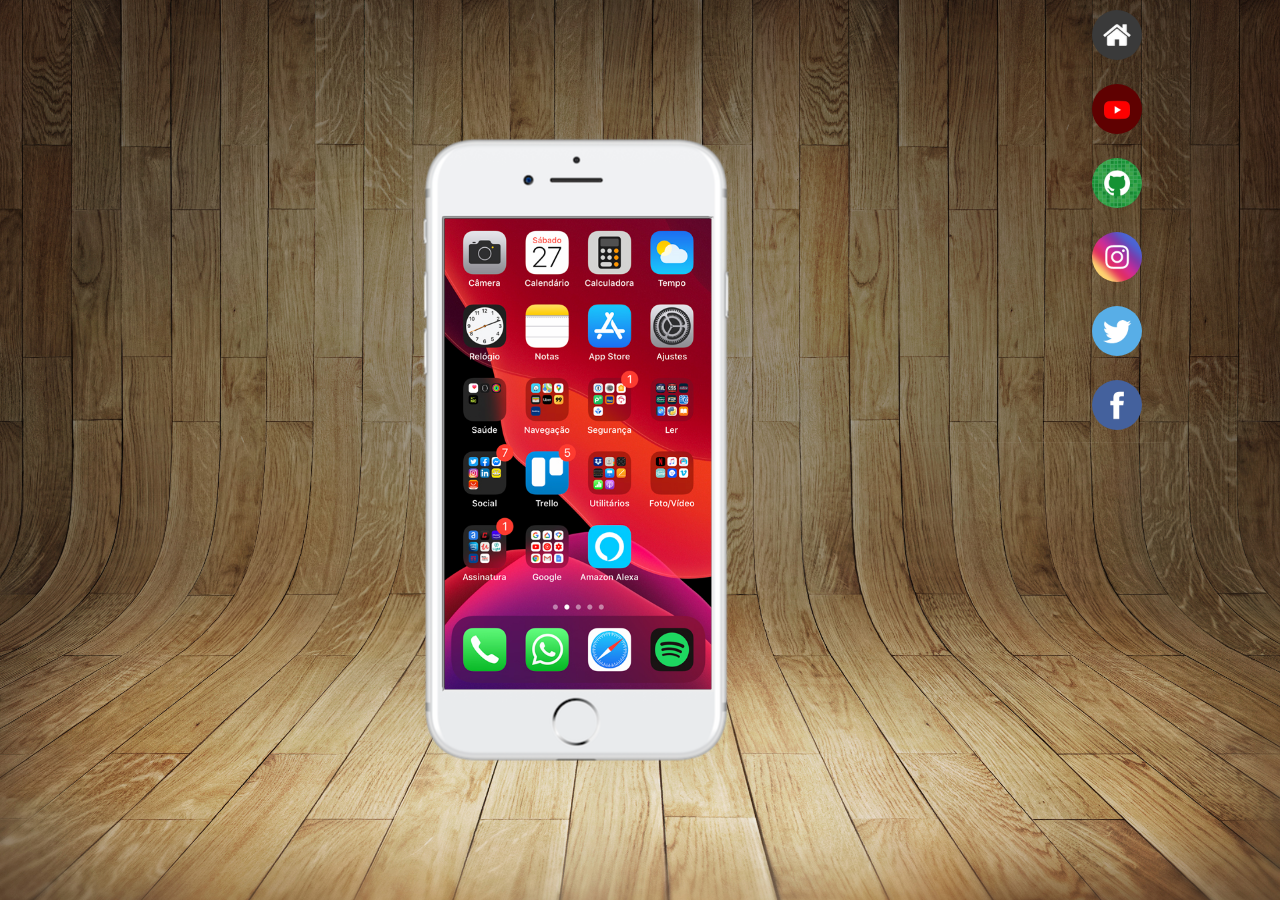
<file: index.html>
<!DOCTYPE html>
<html lang="pt-br">
<head>
    <meta charset="UTF-8">
    <meta name="viewport" content="width=device-width, initial-scale=1.0">
    <link rel="shortcut icon" href="favicon.ico" type="image/x-icon">
    <title>Projeto redes sociais</title>
    <link rel="stylesheet" href="estilos/style.css">
</head>
<body>
    <main>
        <section id="telefone">
            <iframe src="home.html" name="tela" id="tela"></iframe>
        </section>
        <section id="redes-sociais">
            <a href="home.html" target="tela"><img src="imagens/logo-home.jpg" alt="home"></a><br>
            <a href="youtube.html" target="tela">
            <img src="imagens/logo-youtube.jpg" alt="youtube"></a><br>
            <a href="github.html" target="tela"><img src="imagens/logo-github.jpg" alt="github"></a><br>
            <a href="instagram.html" target="tela"><img src="imagens/logo-instagram.jpg" alt="instagram"></a><br>
            <a href="" target="tela"><img src="imagens/logo-twitter.jpg" alt="twitter"></a><br>
            <a href="" target="tela"><img src="imagens/logo-facebook.jpg" alt="facebook"></a>
        </section>
    </main>
</body>
</html>
</file>
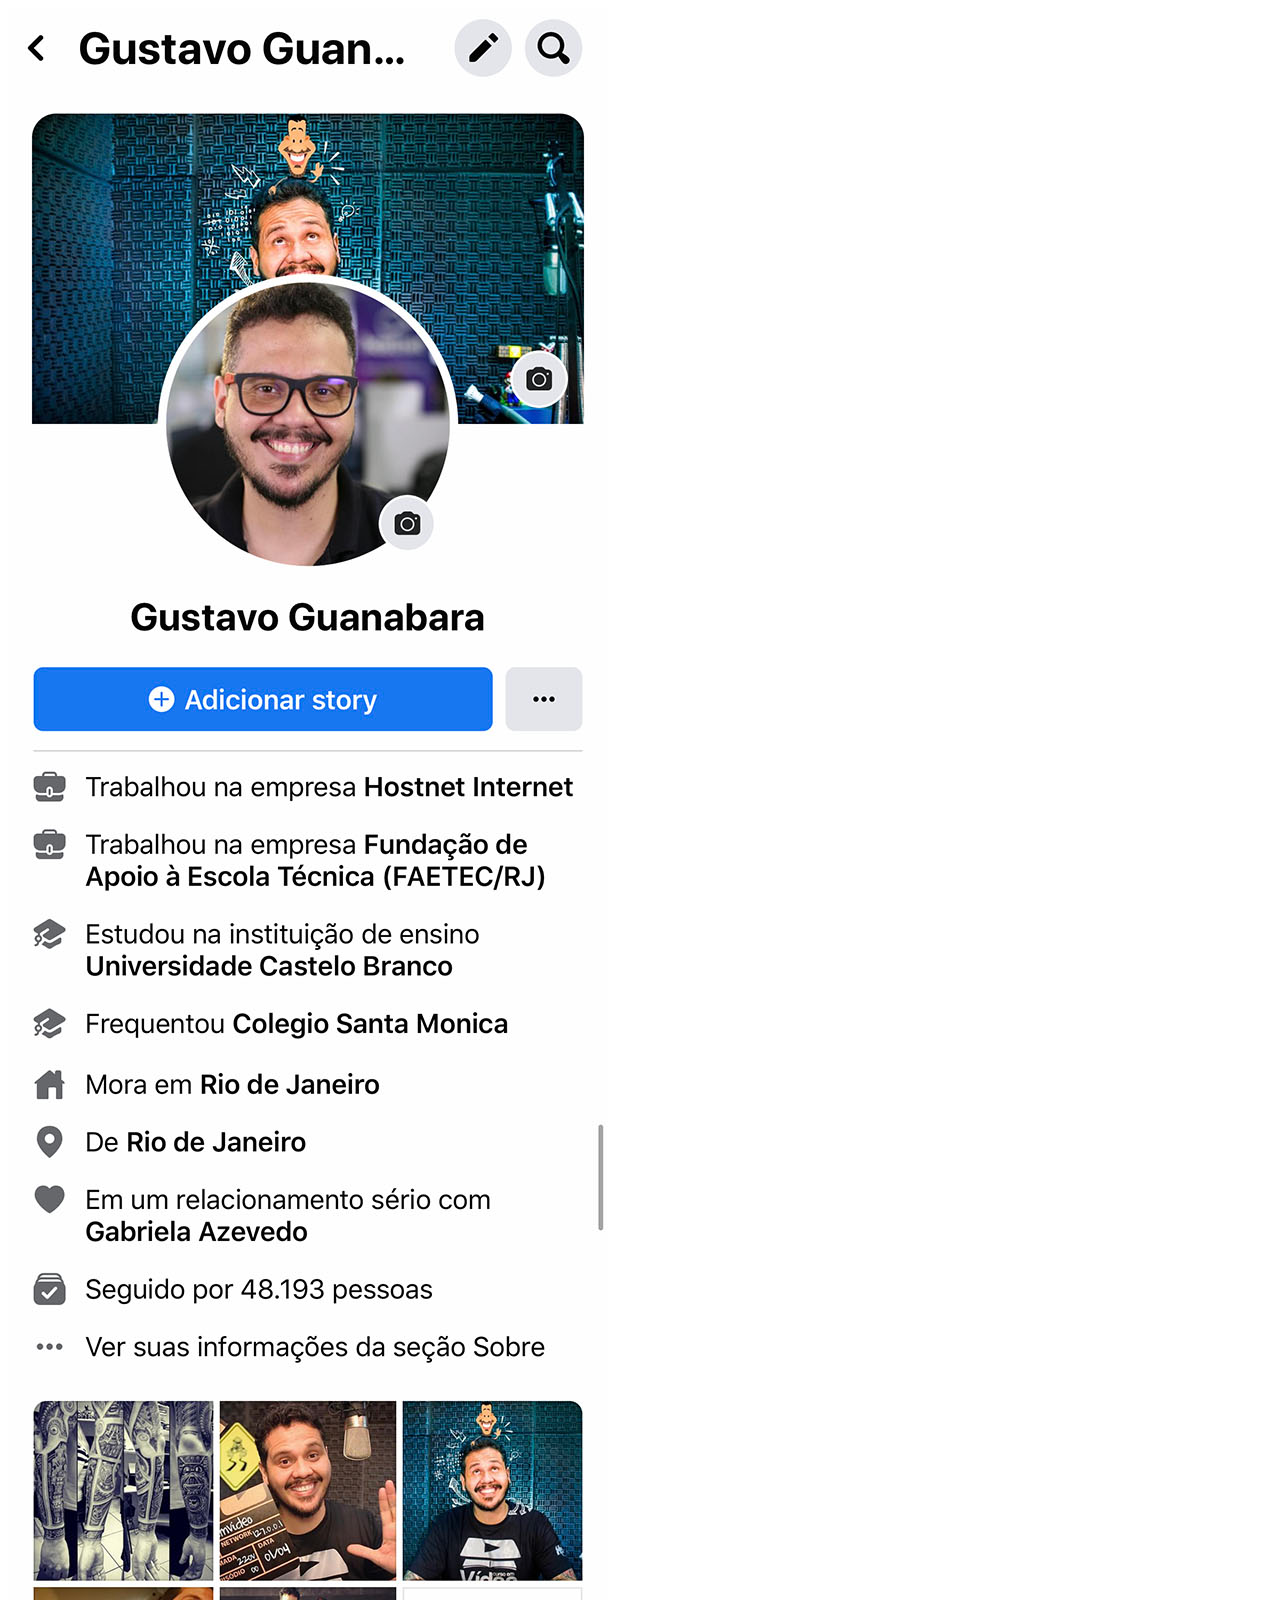
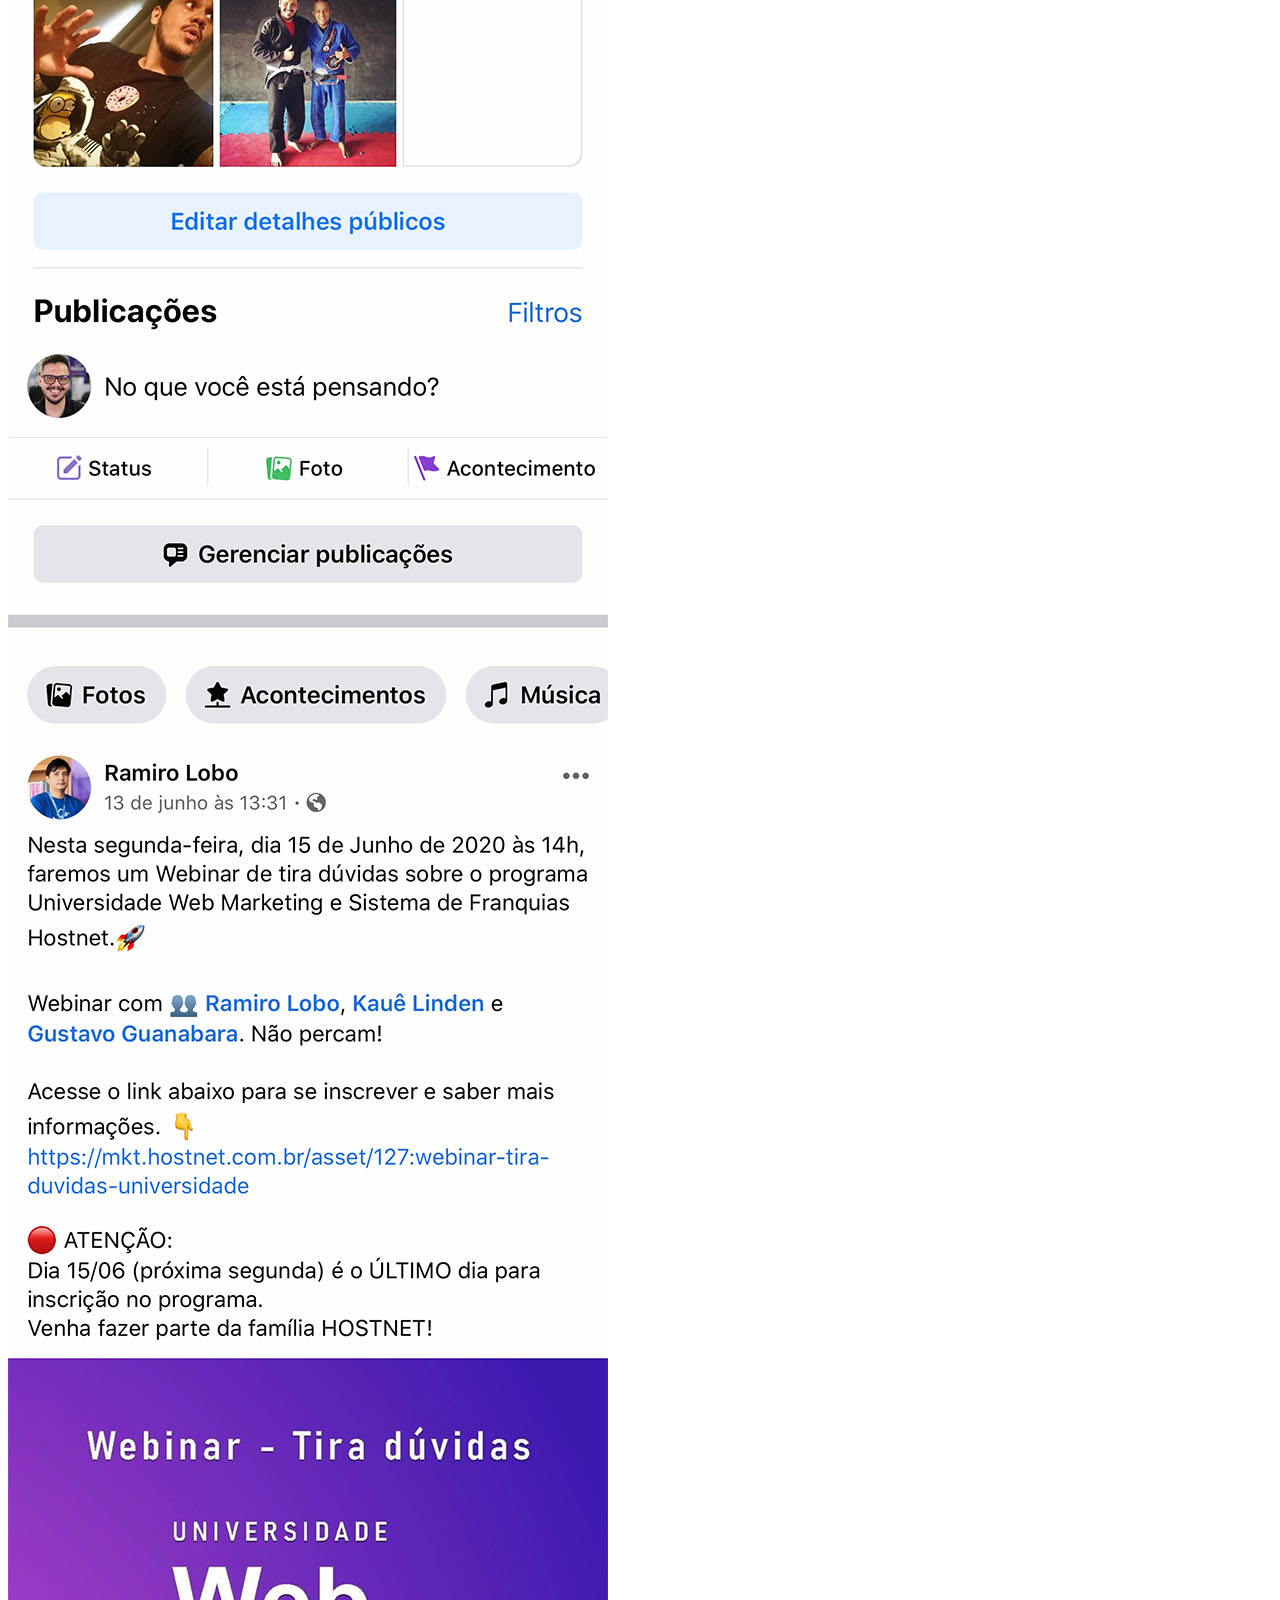
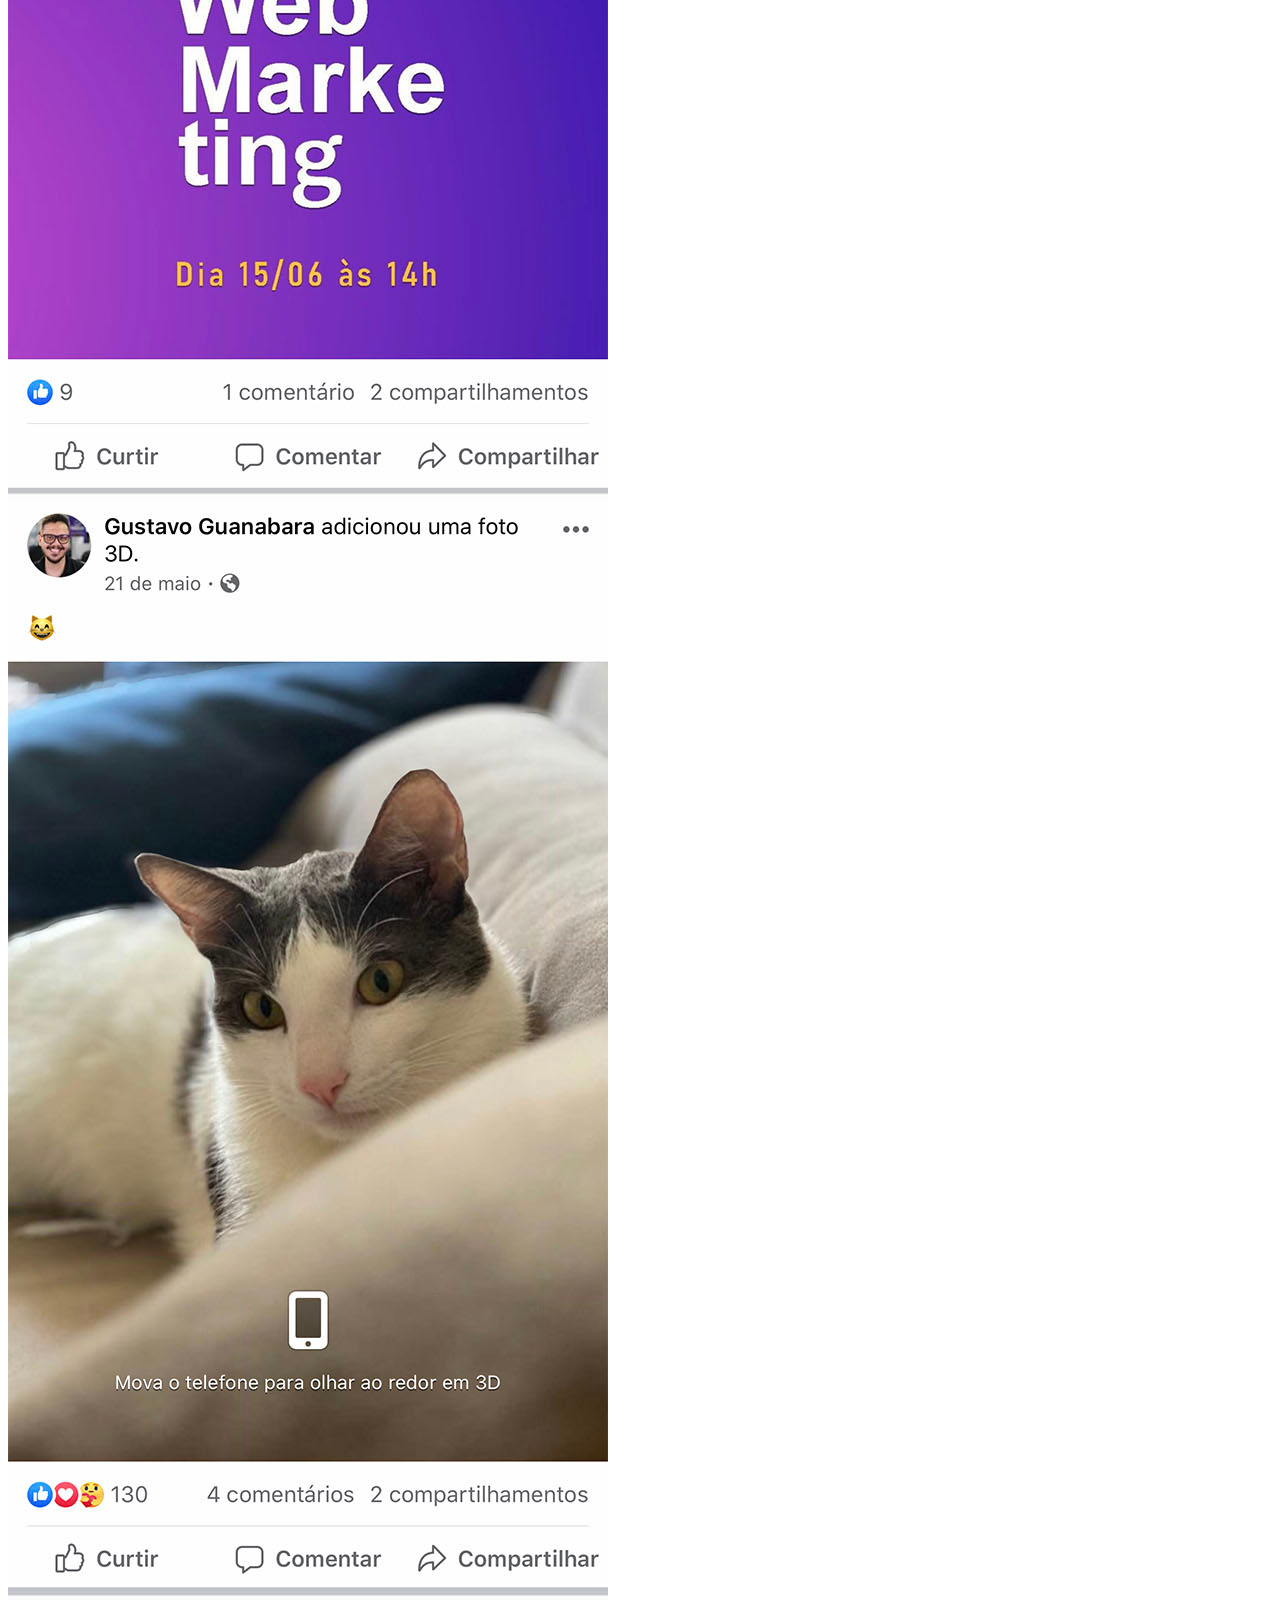
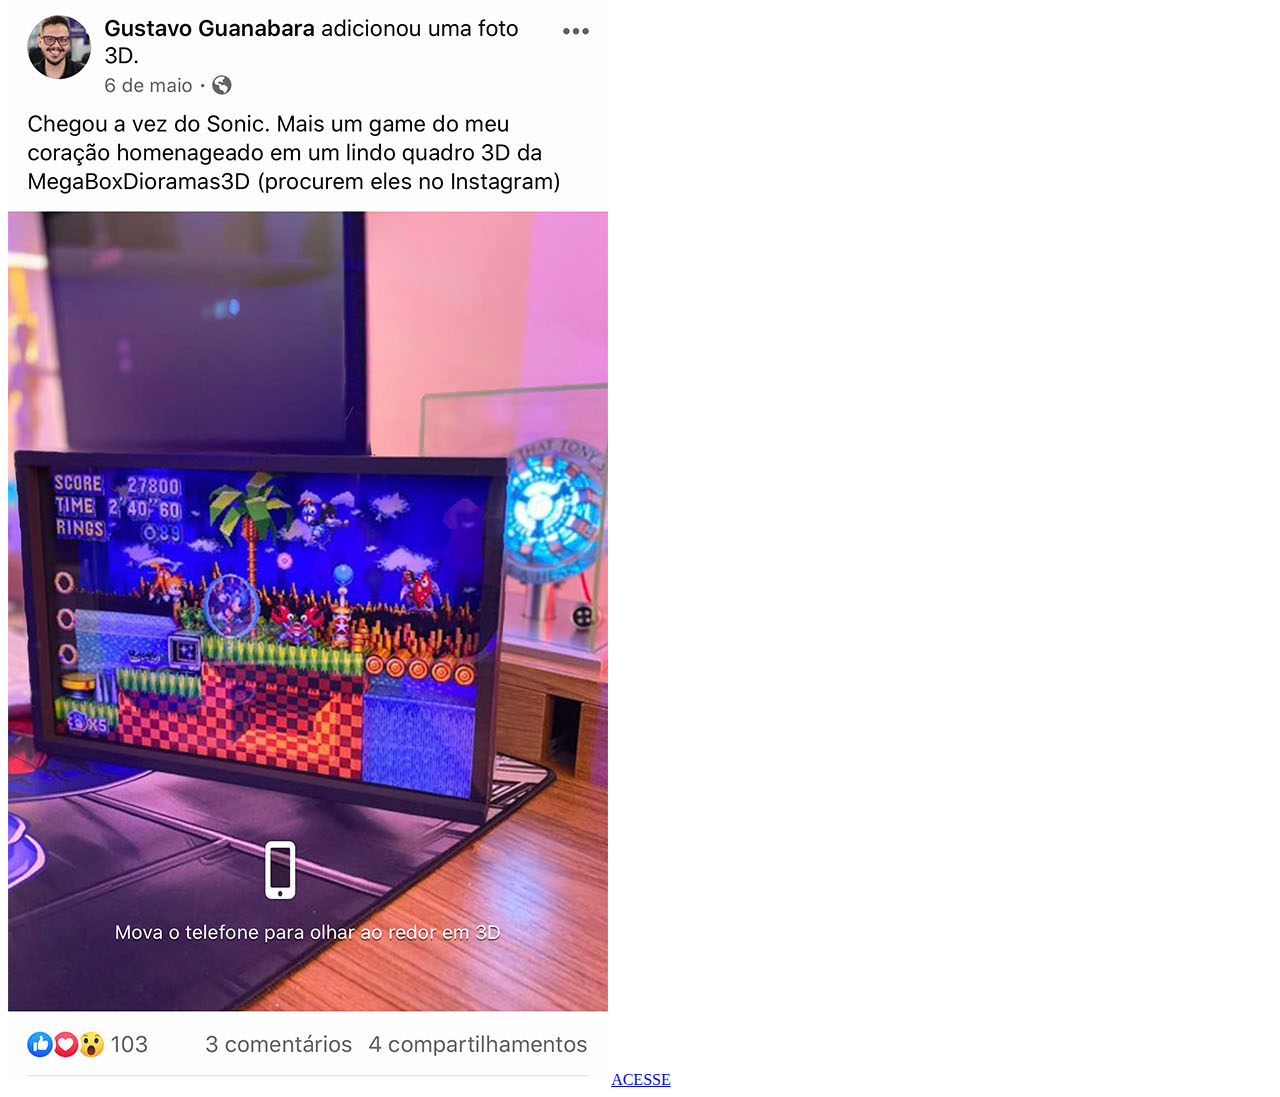
<file: facebook.html>
<!DOCTYPE html>
<html lang="pt-br">
<head>
    <meta charset="UTF-8">
    <meta name="viewport" content="width=device-width, initial-scale=1.0">
    <title>Facebook</title>
    <link rel="stylesheet" href="facebook.html">
</head>
<body>
    <img src="imagens/tela-facebook.jpg" alt="Facebook">
    <a href="https://www.facebook.com/daniel.freze16/" target="_blank">ACESSE</a>
</body>
</html>
</file>
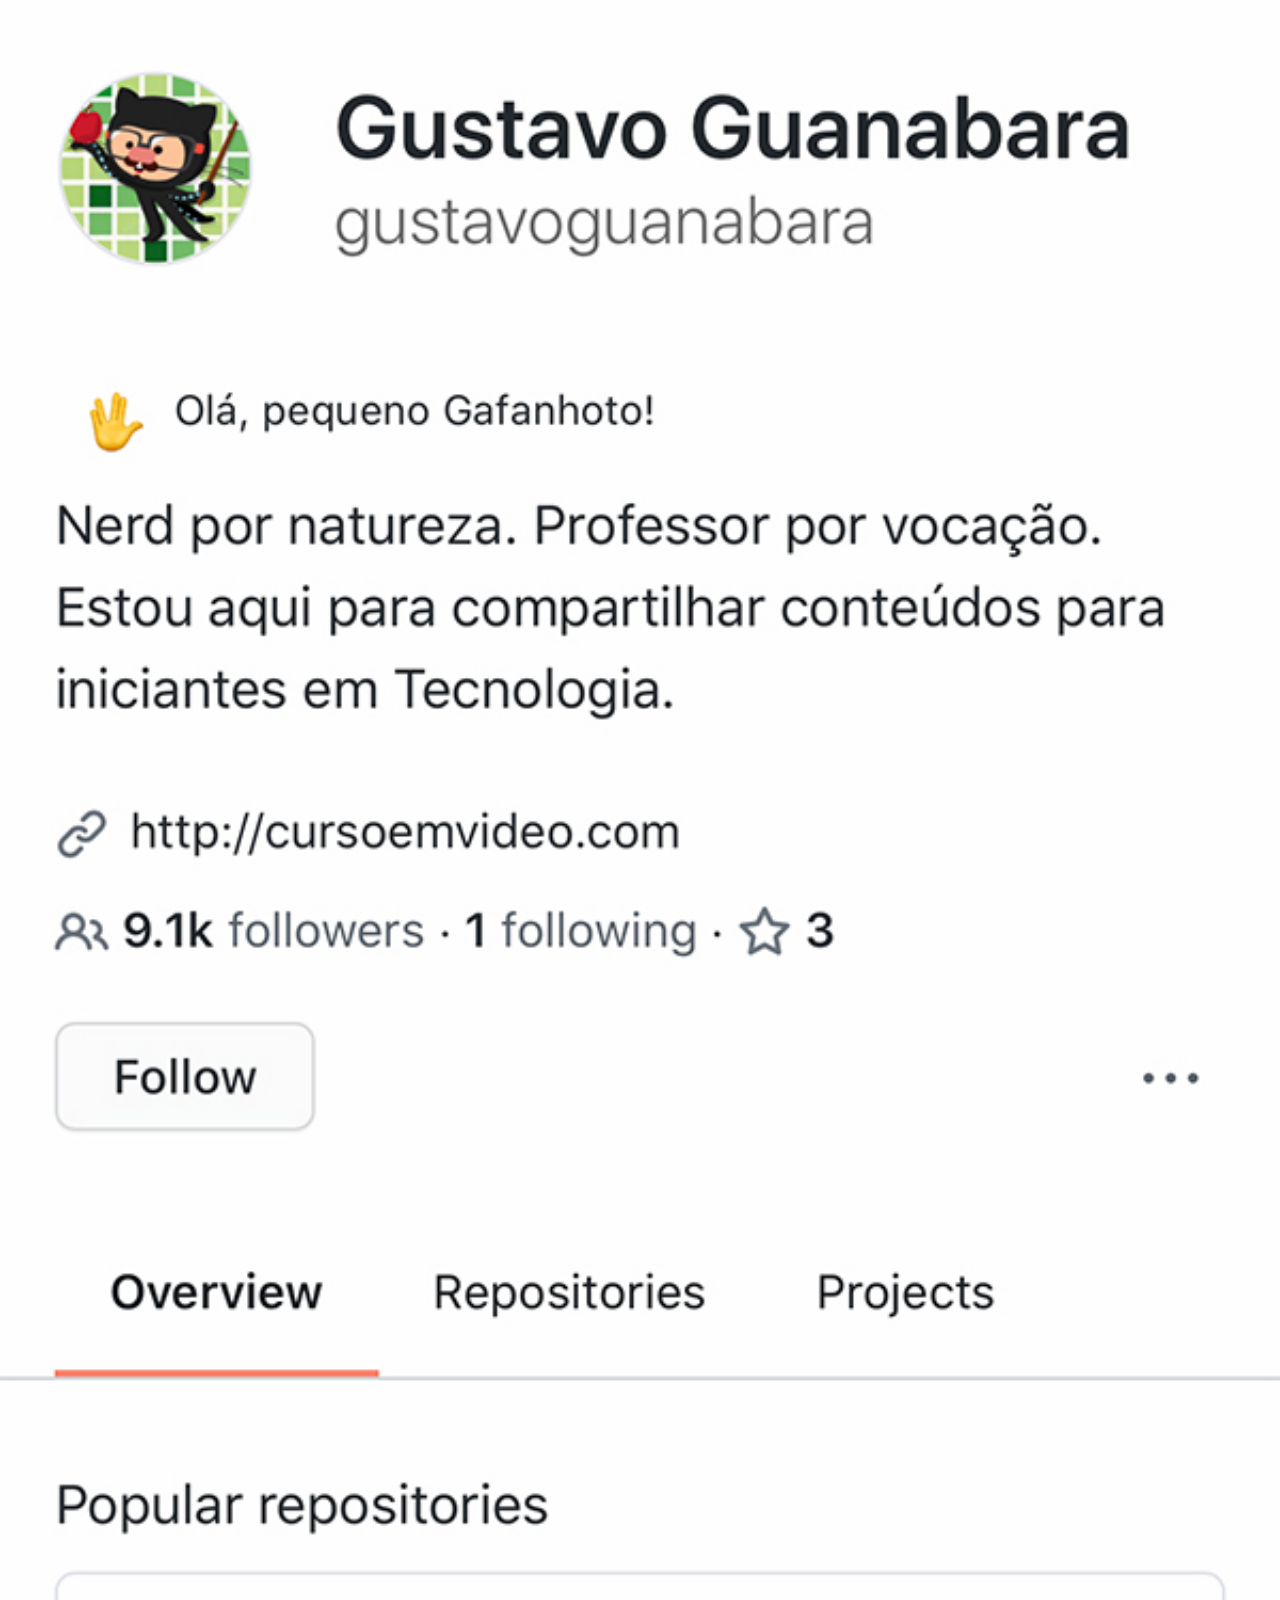
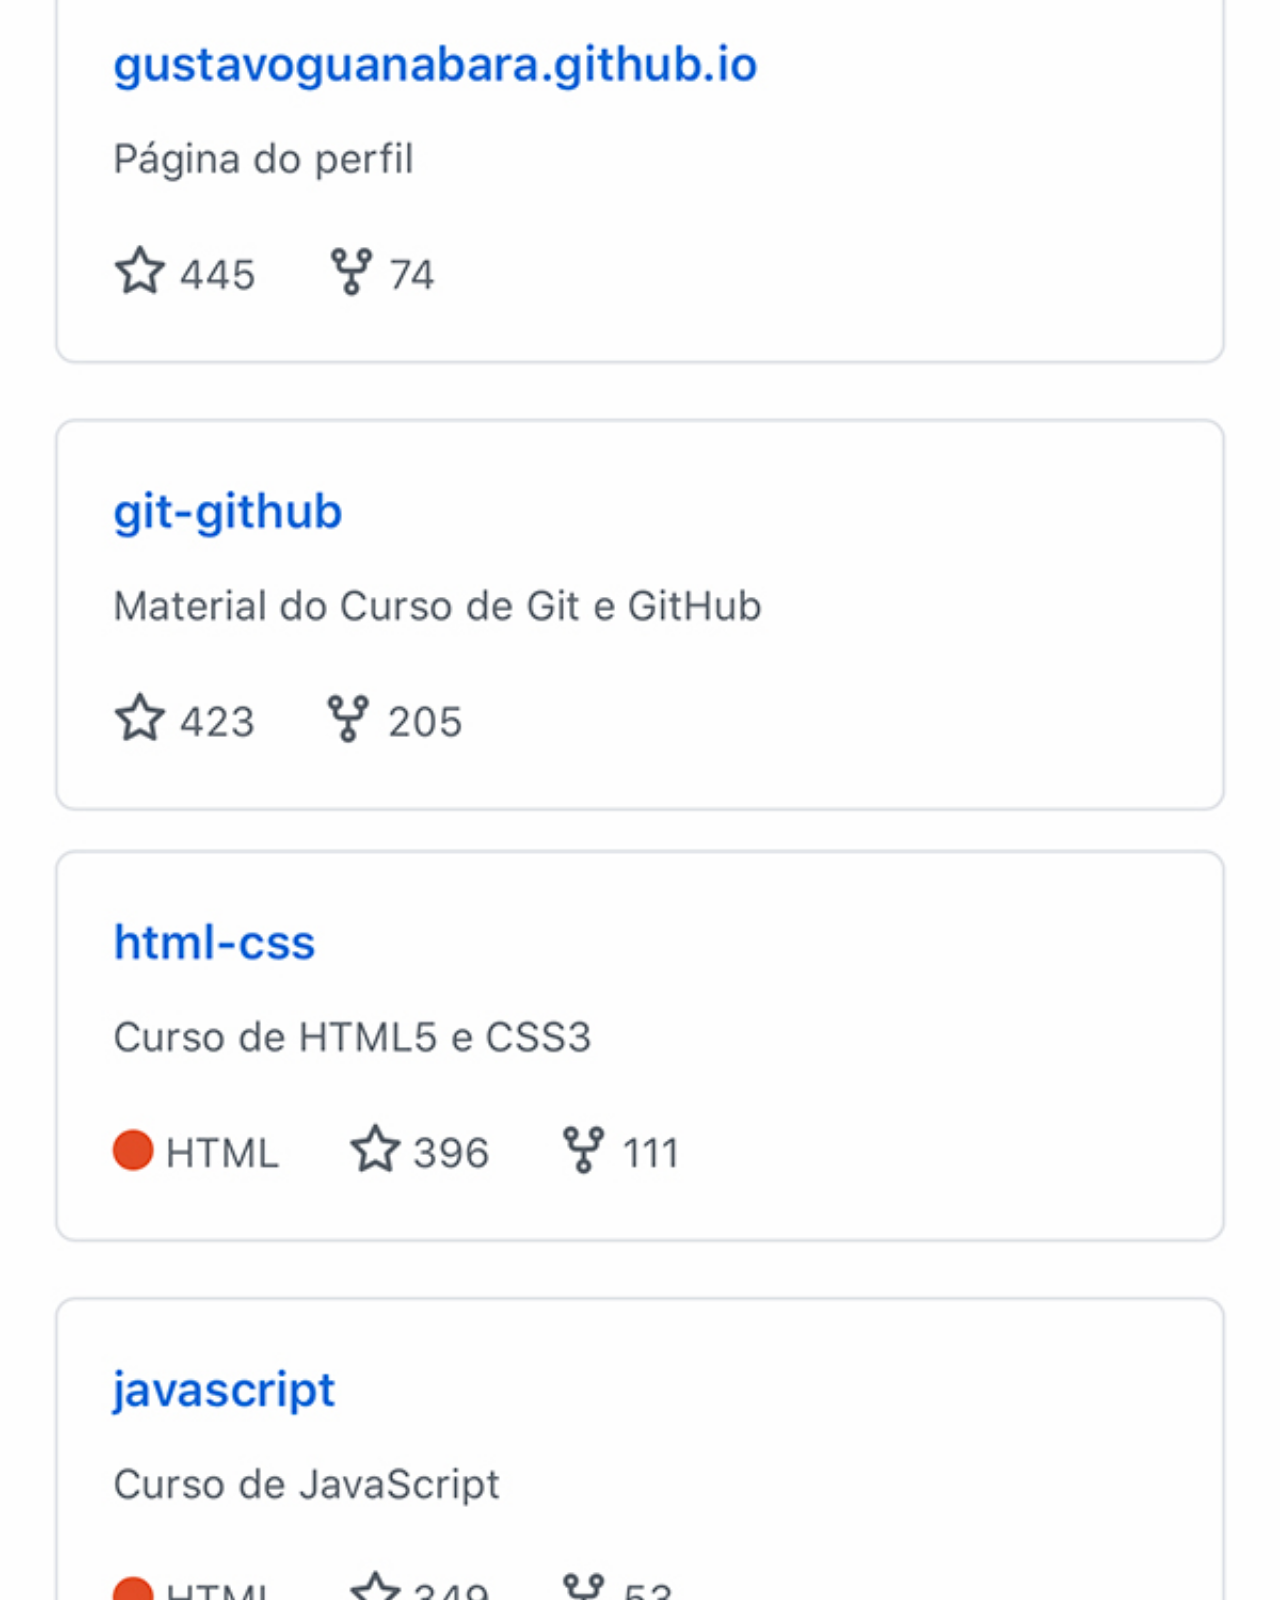
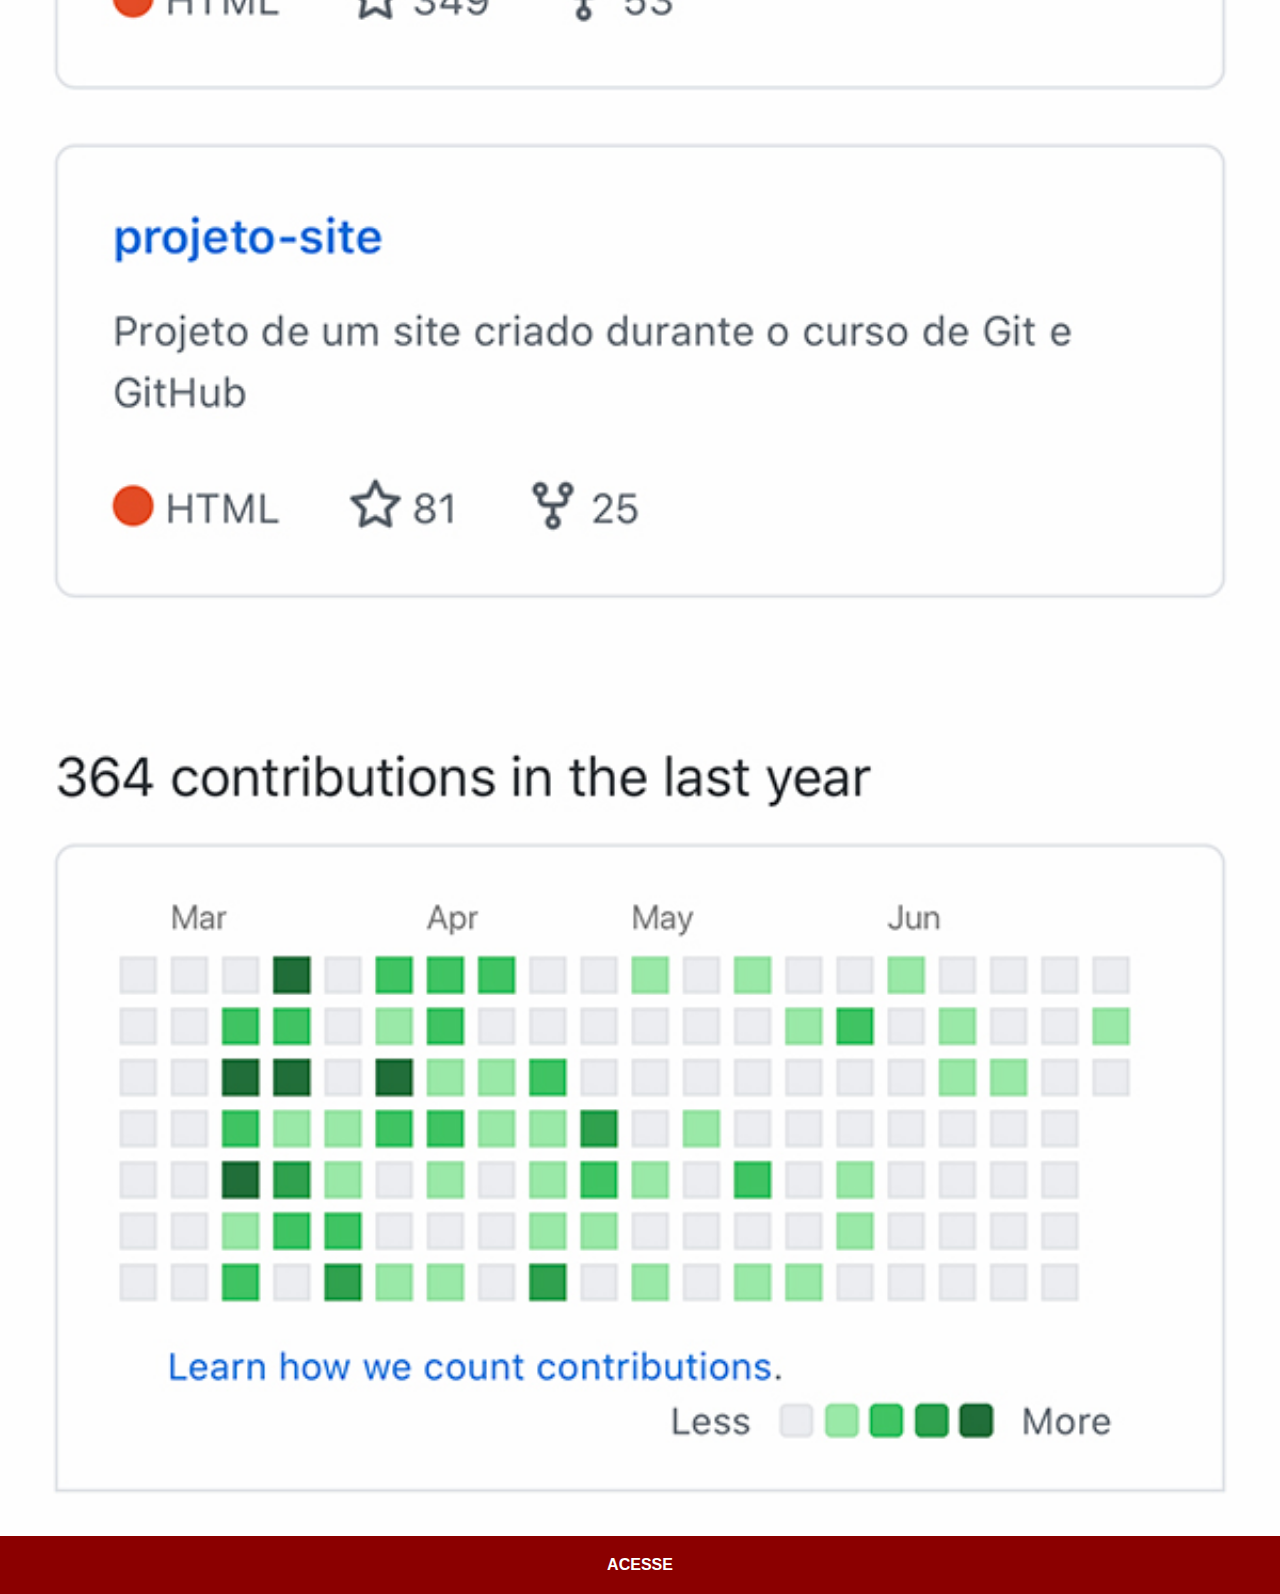
<file: github.html>
<!DOCTYPE html>
<html lang="pt-br">
<head>
    <meta charset="UTF-8">
    <meta name="viewport" content="width=device-width, initial-scale=1.0">
    <title>github</title>
    <link rel="stylesheet" href="estilos/social.css">
</head>
<body>
    <img src="imagens/tela-github.jpg" alt="Github">
    <a href="https://github.com/gustavoguanabara" target="_blank">ACESSE</a>
</body>
</html>
</file>
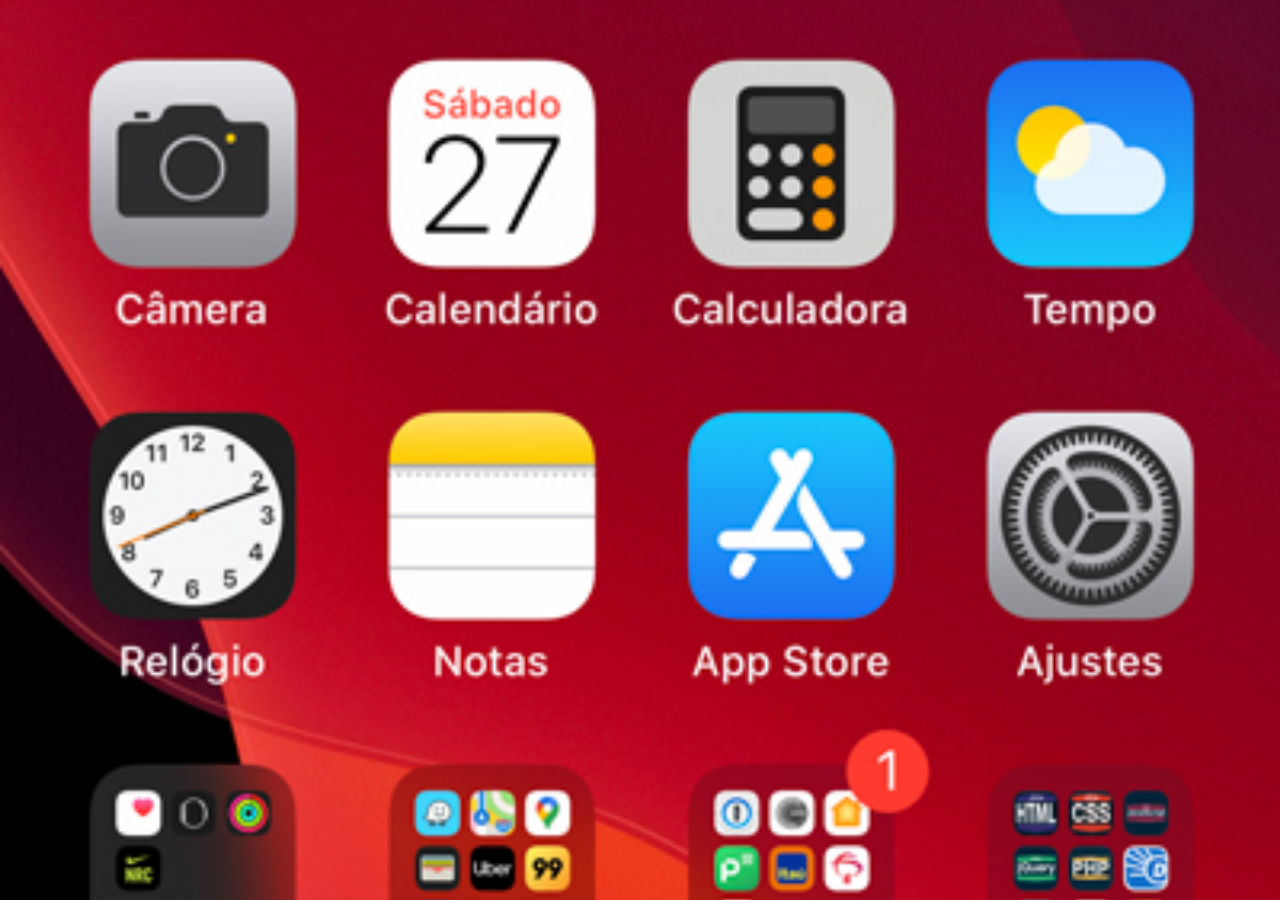
<file: home.html>
<!DOCTYPE html>
<html lang="pt-br">
<head>
    <meta charset="UTF-8">
    <meta name="viewport" content="width=device-width, initial-scale=1.0">
    <title>Home</title>
</head>
<style>
    * {
        margin: 0px;
        padding: 0px;
    }

    body {
        width: 100vw;
        height: 100vh;
        background: black url('imagens/tela-home.jpg') no-repeat top center;
        background-size: cover;
    }
</style>
<body>
    
</body>
</html>
</file>
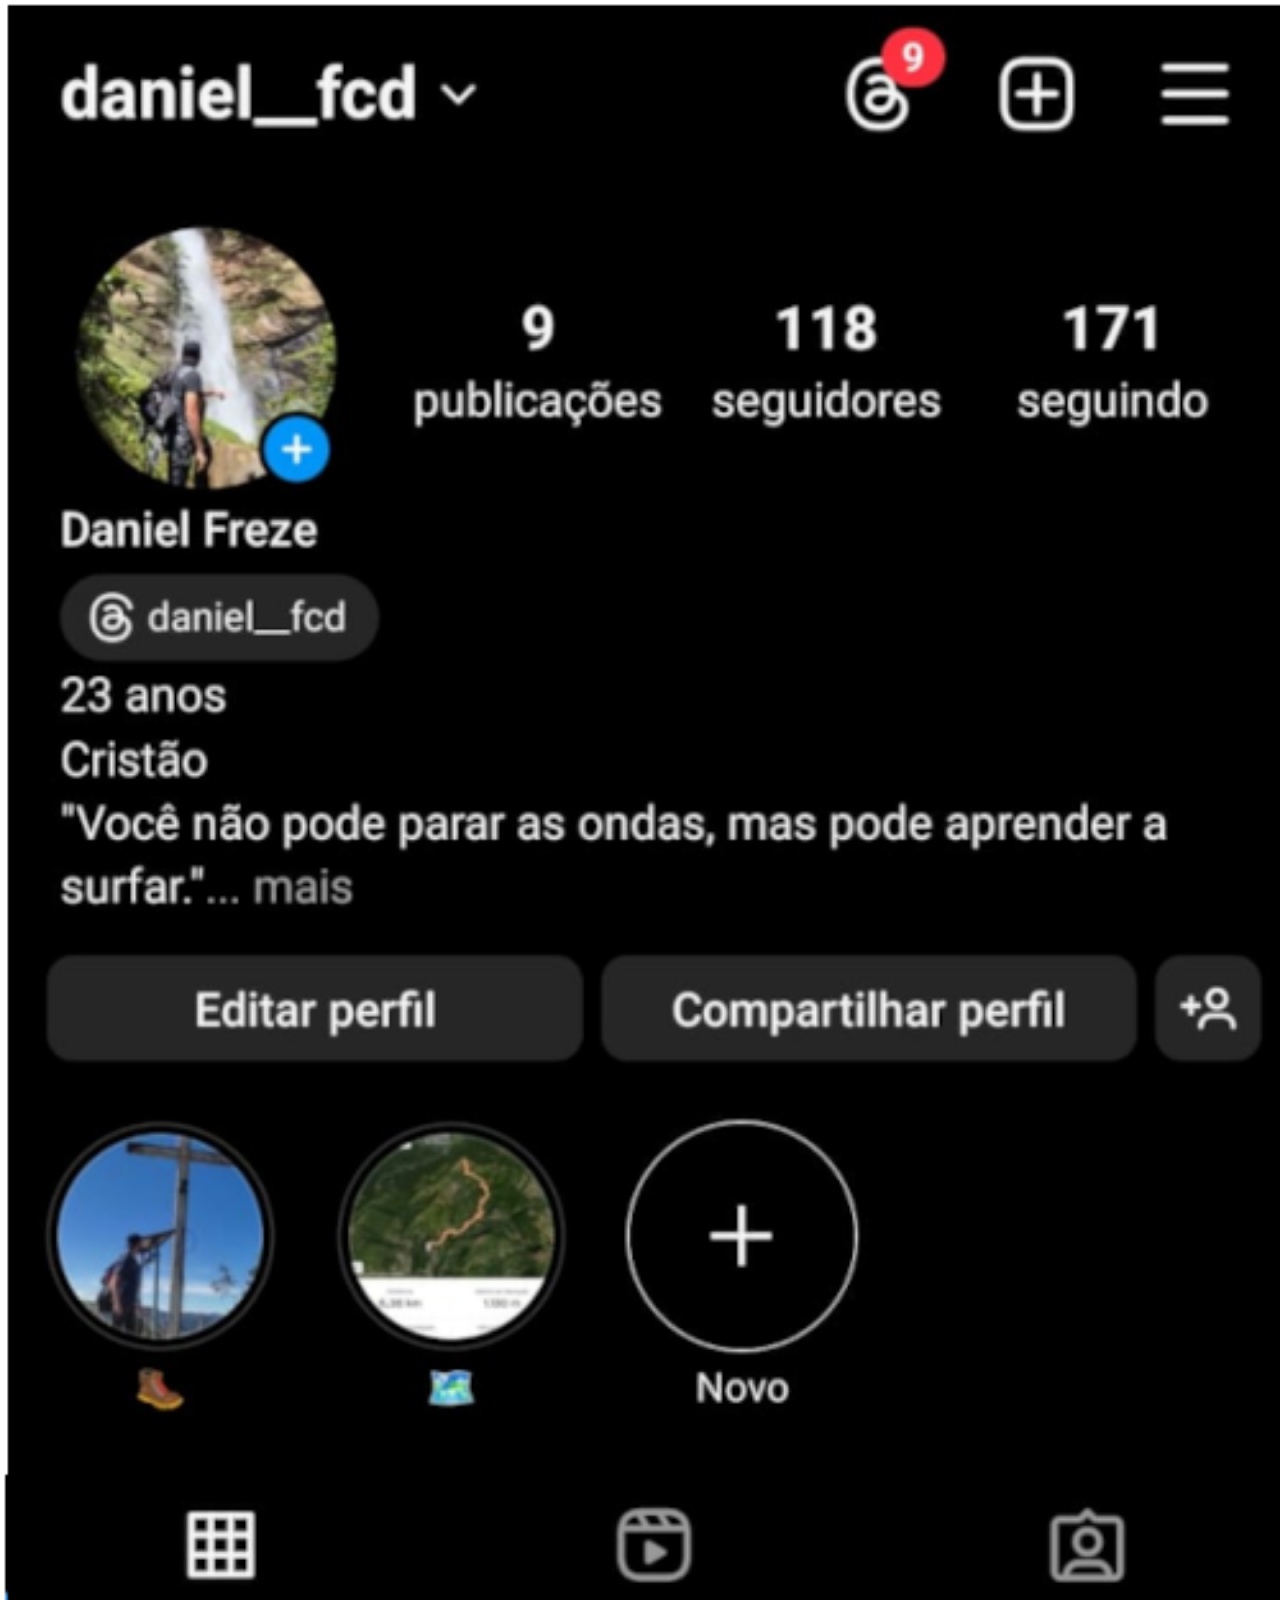
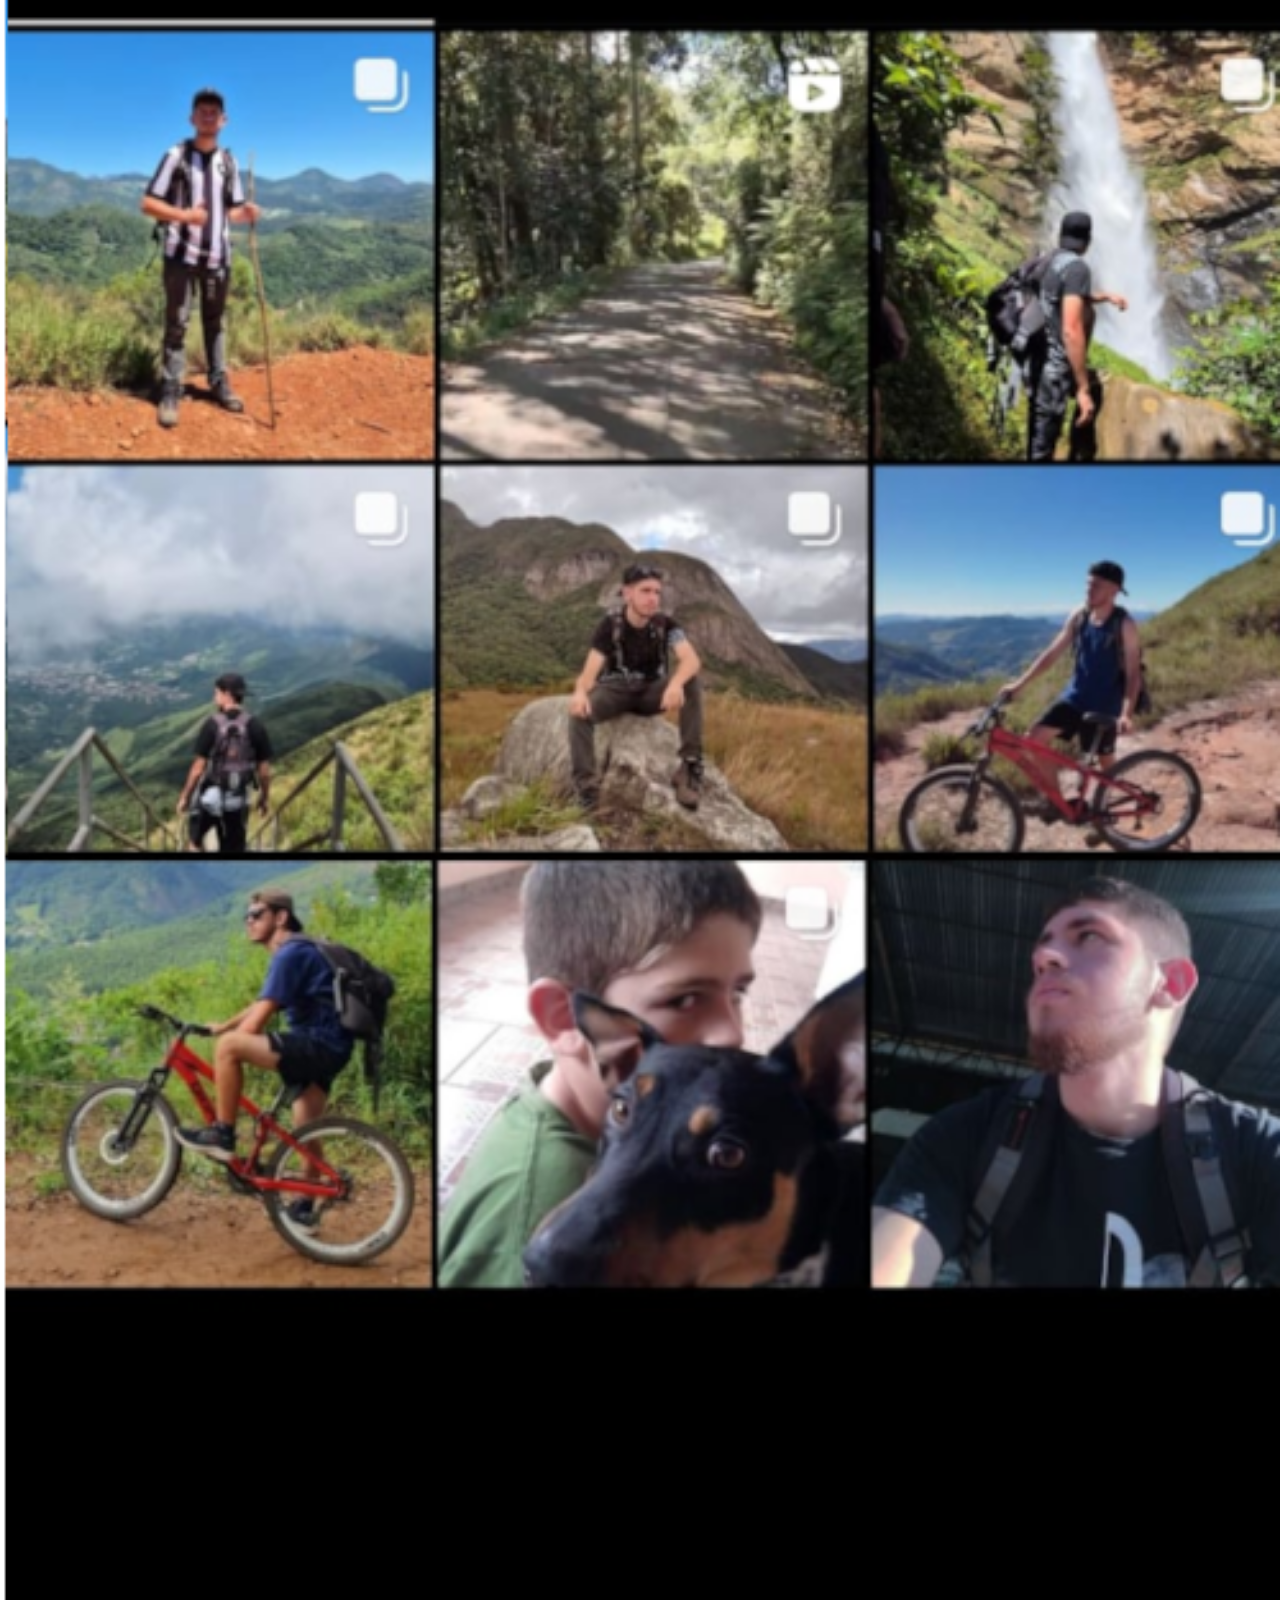
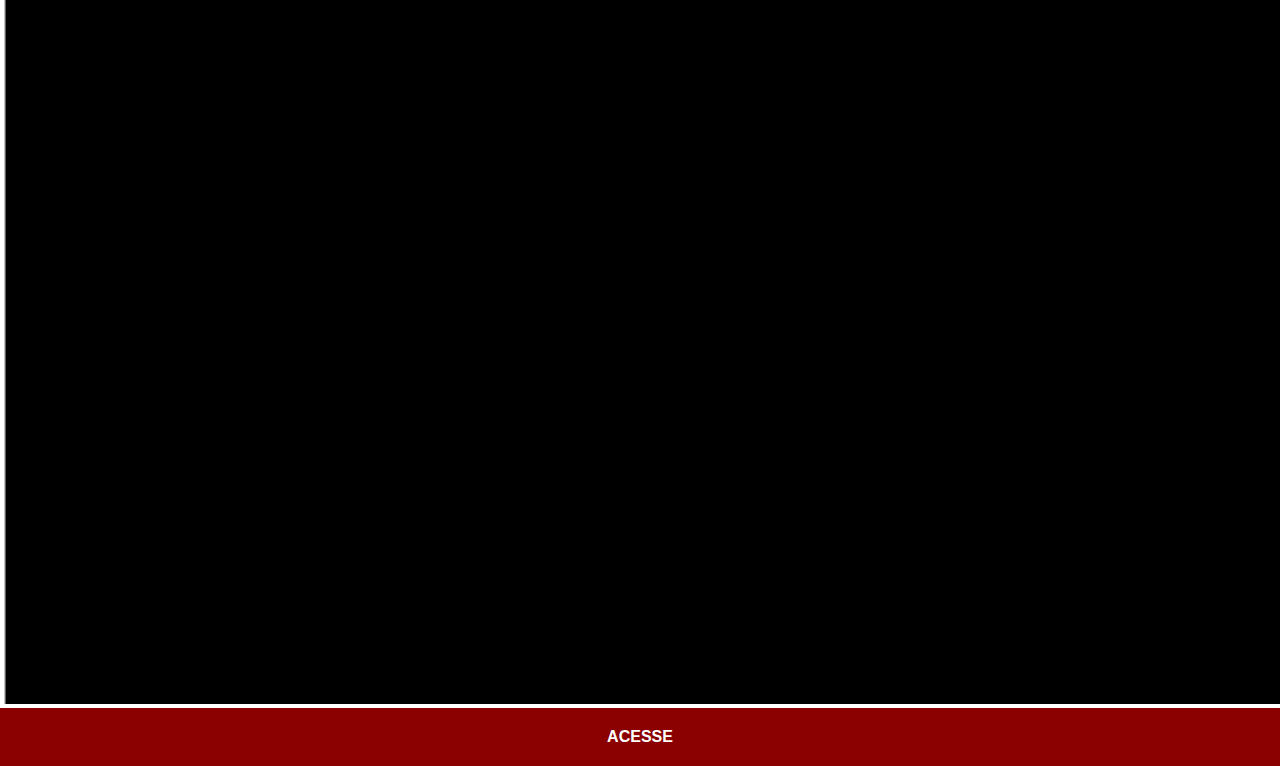
<file: instagram.html>
<!DOCTYPE html>
<html lang="pt-br">
<head>
    <meta charset="UTF-8">
    <meta name="viewport" content="width=device-width, initial-scale=1.0">
    <title>instagram</title>
    <link rel="stylesheet" href="estilos/social.css">
</head>
<body>
    <img src="imagens/instagram.png" alt="Instagram">
    <a href="https://www.instagram.com/daniel__fcd/" target="_blank">ACESSE</a>
</body>
</html>
</file>
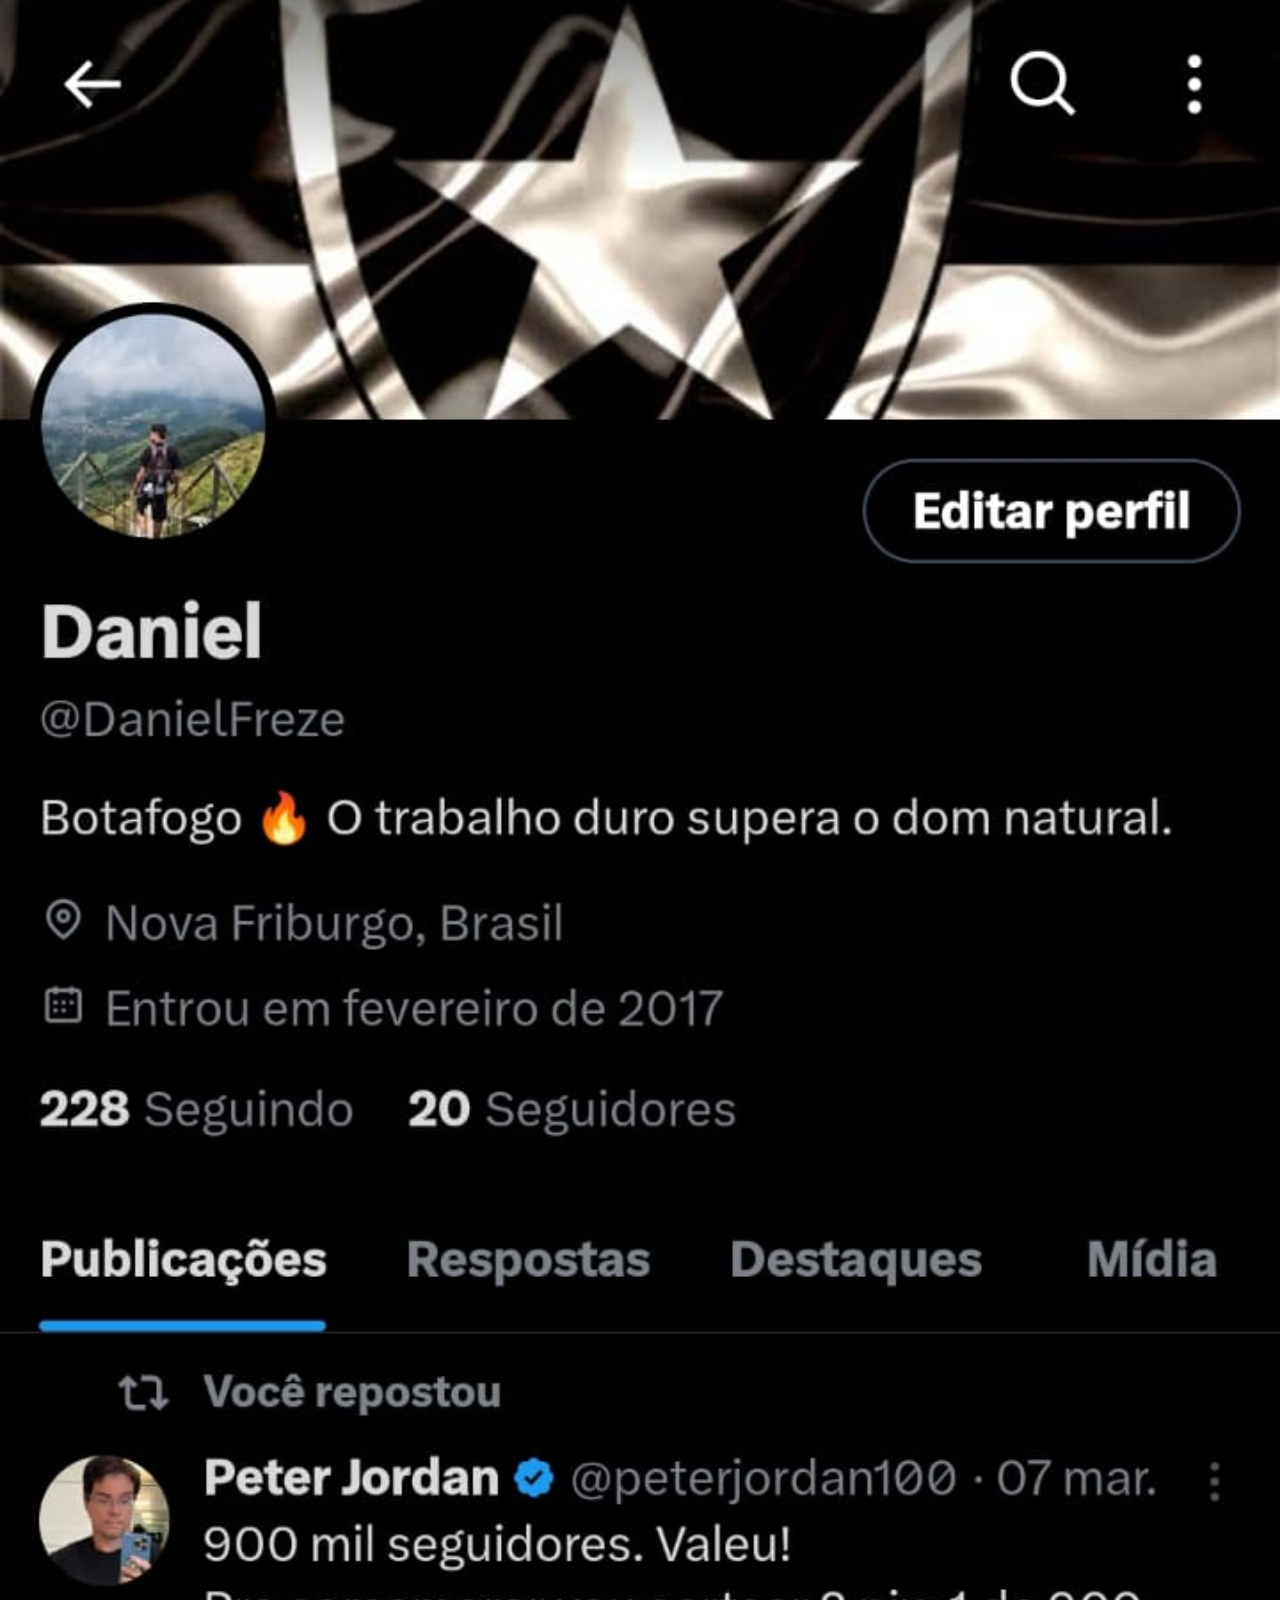
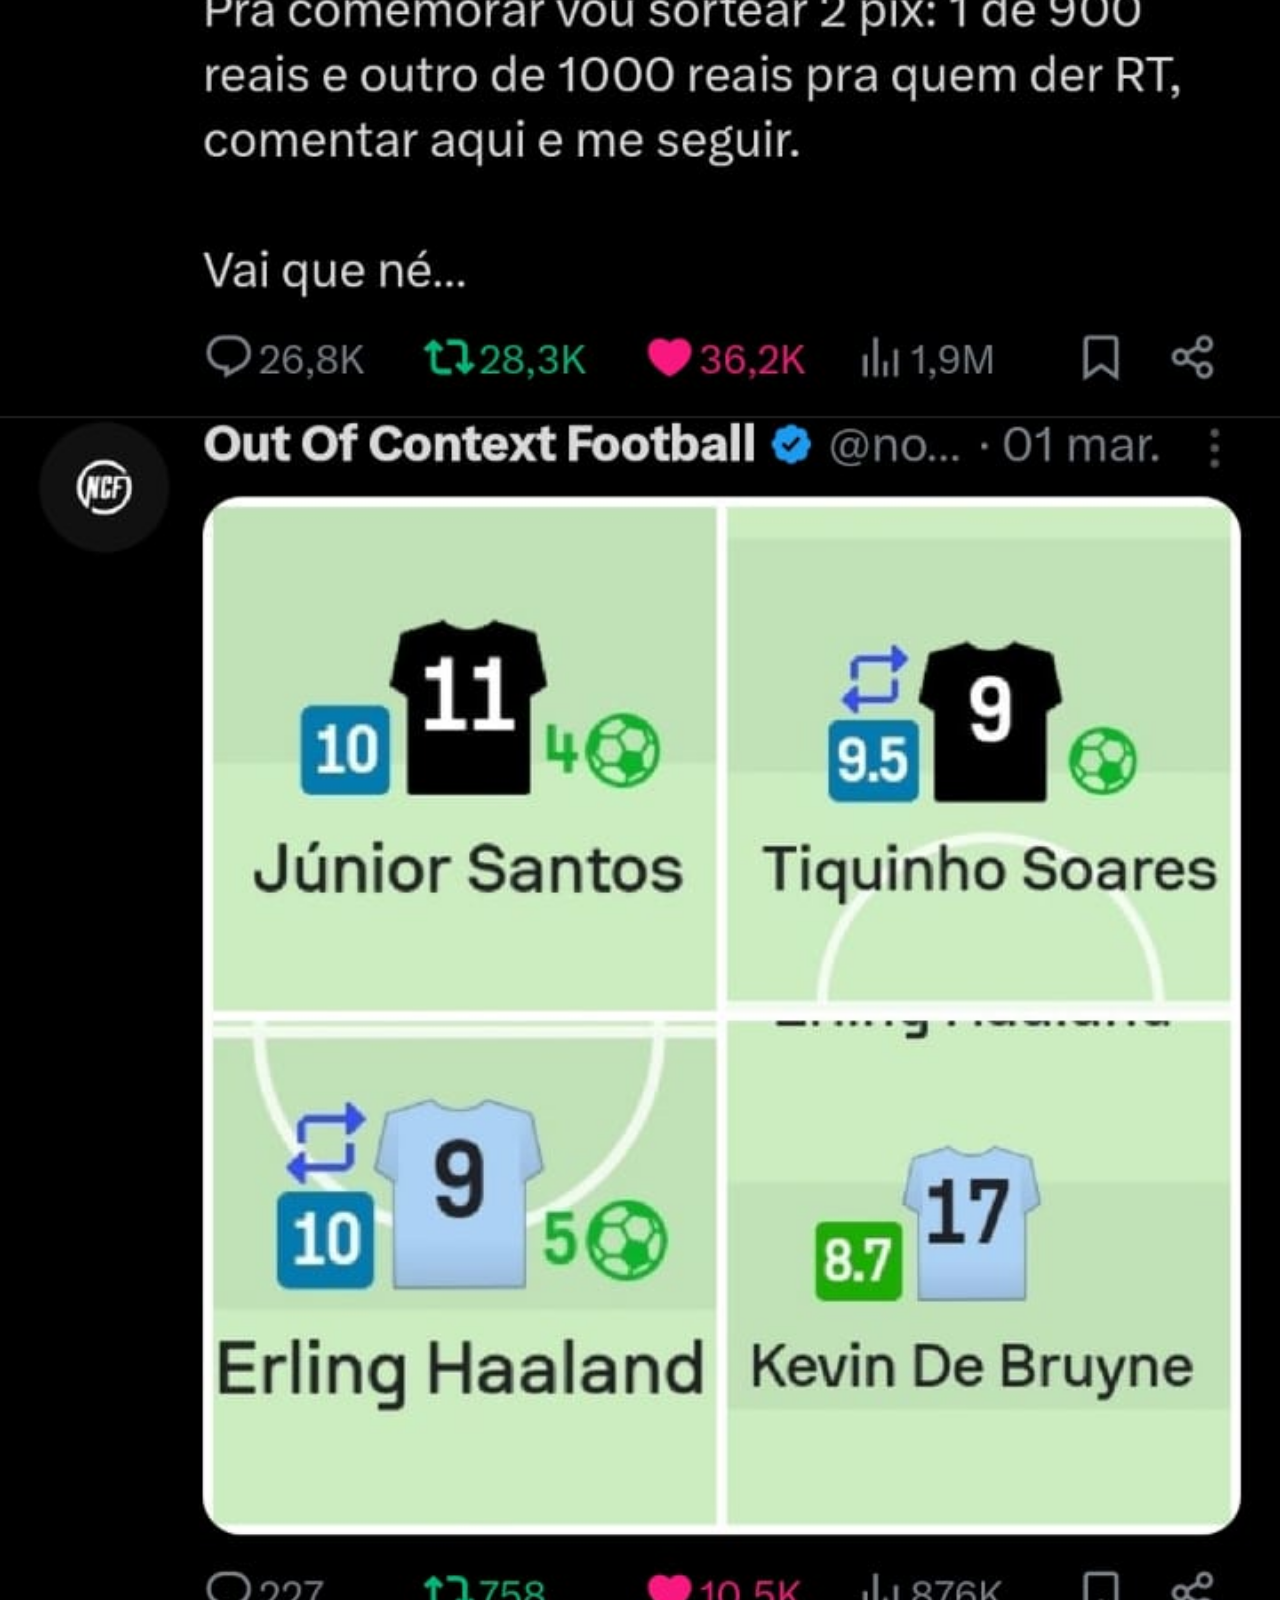
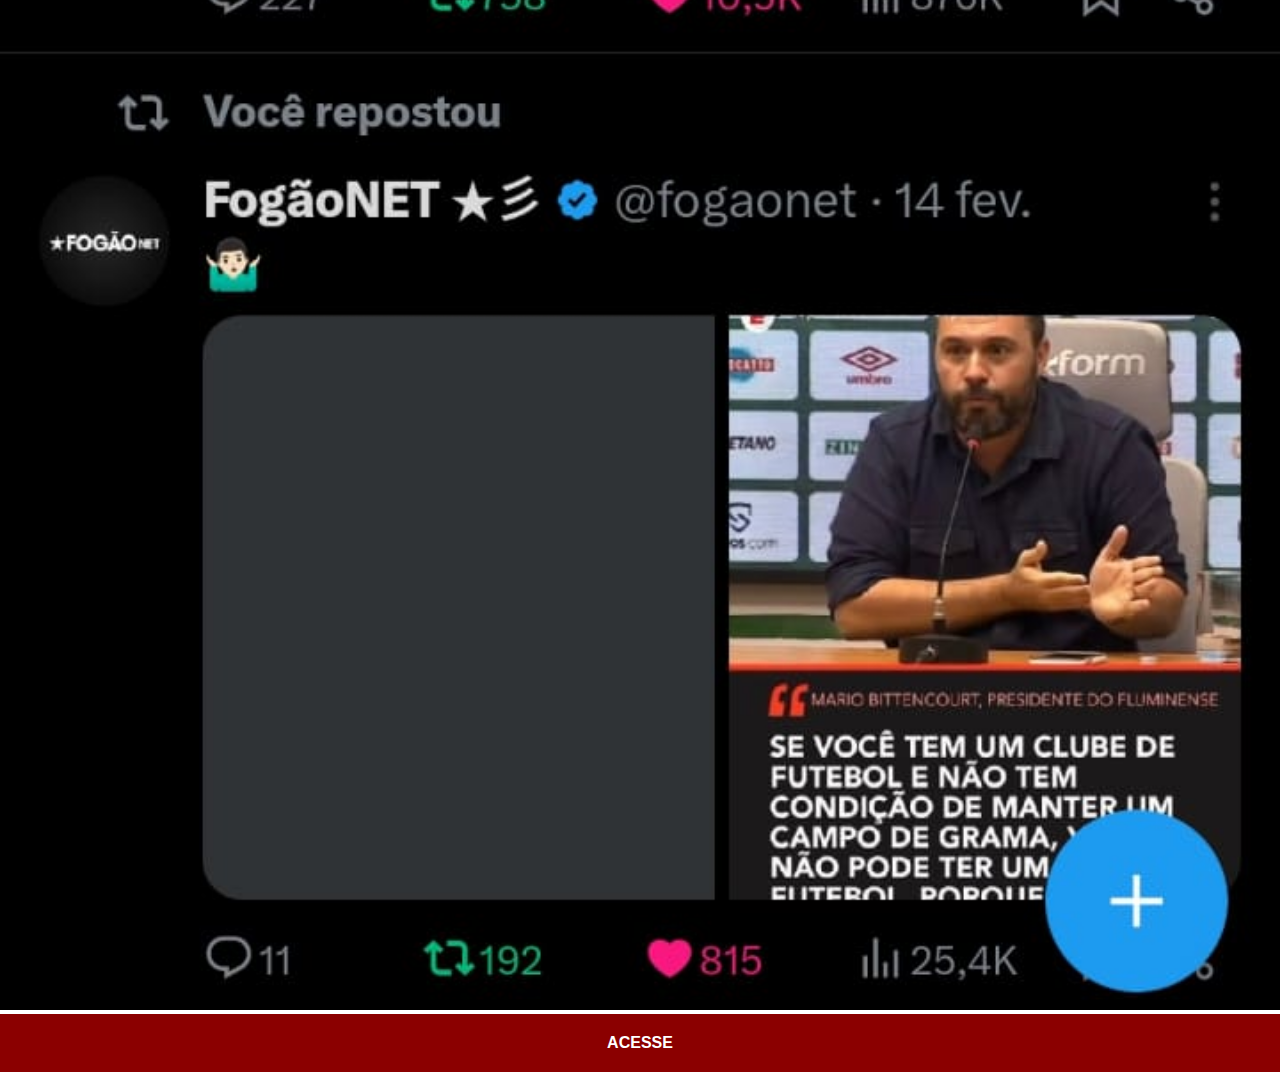
<file: twitter.html>
<!DOCTYPE html>
<html lang="pt-br">
<head>
    <meta charset="UTF-8">
    <meta name="viewport" content="width=device-width, initial-scale=1.0">
    <title>twitter</title>
    <link rel="stylesheet" href="estilos/social.css">
</head>
<body>
    <img src="imagens/twitter.png" alt="Twitter">
    <a href="https://twitter.com/DanielFreze" target="_blank">ACESSE</a>
</body>
</html>
</file>
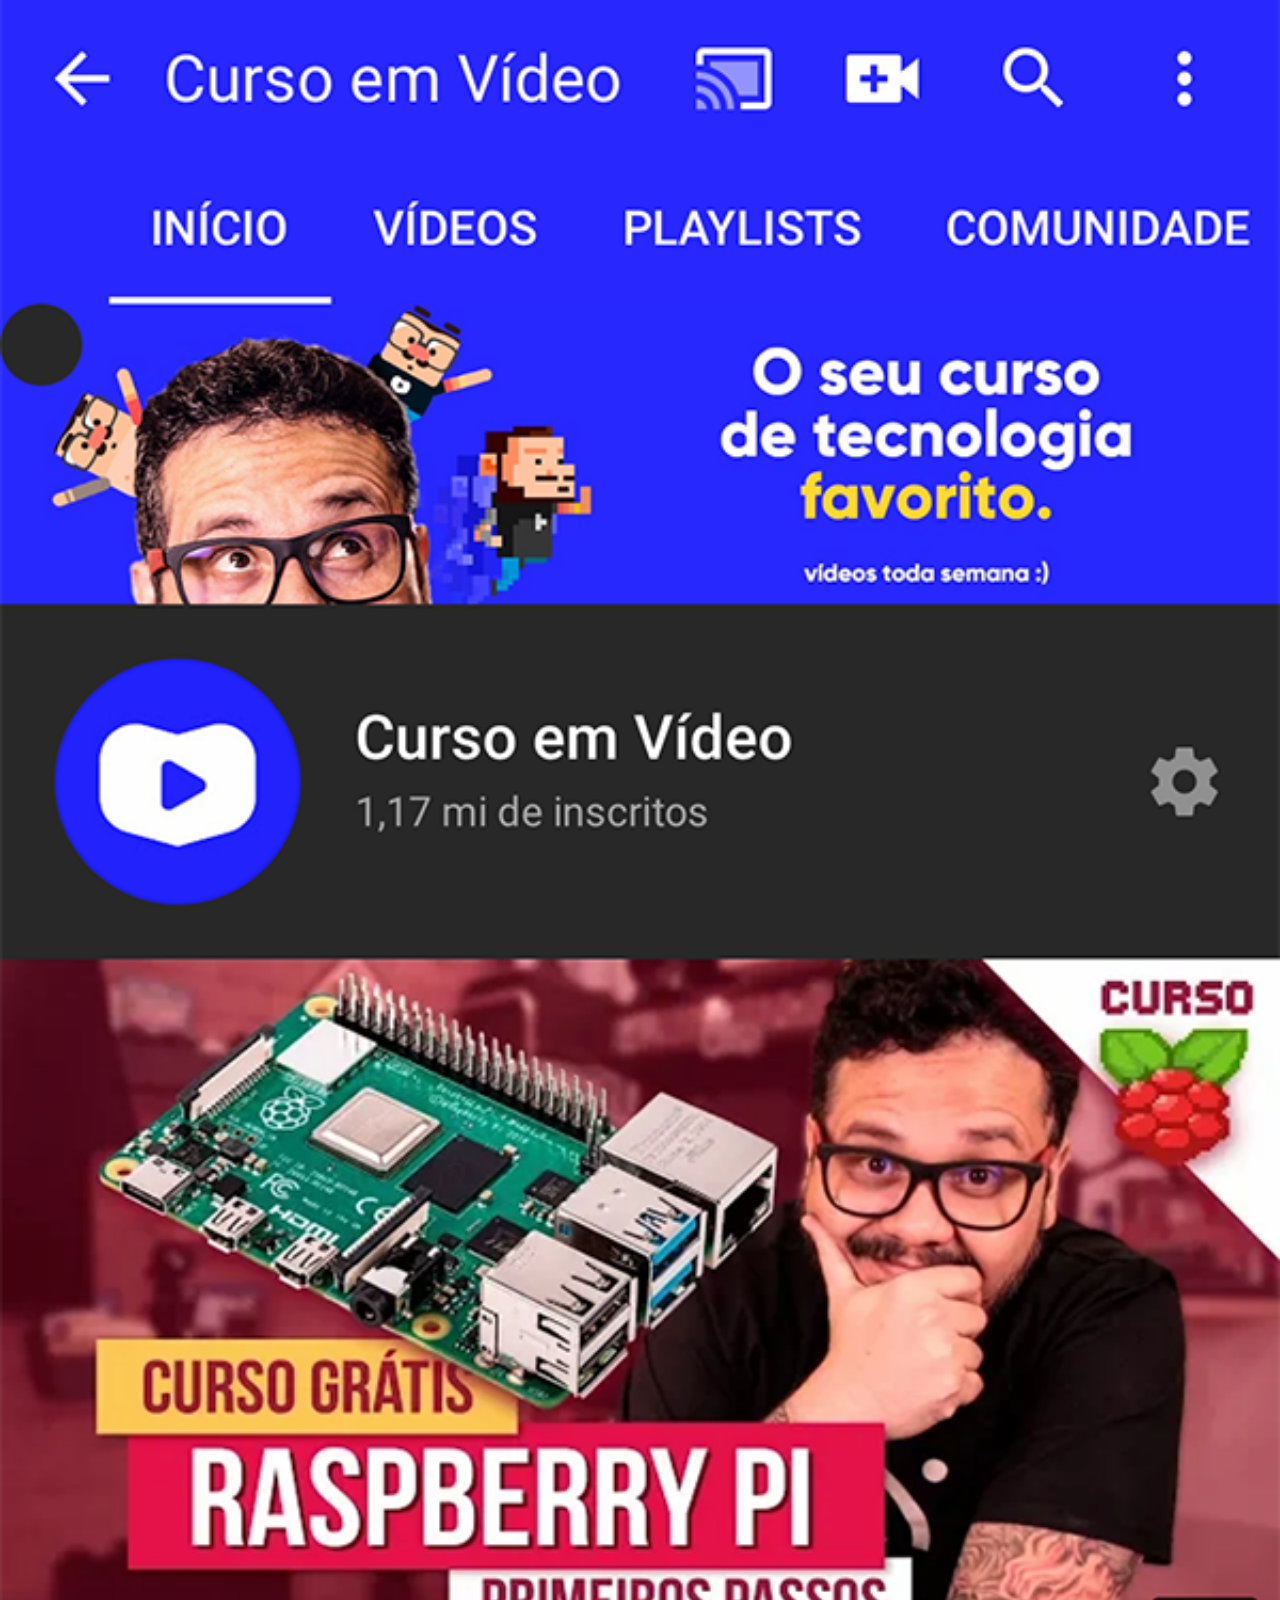
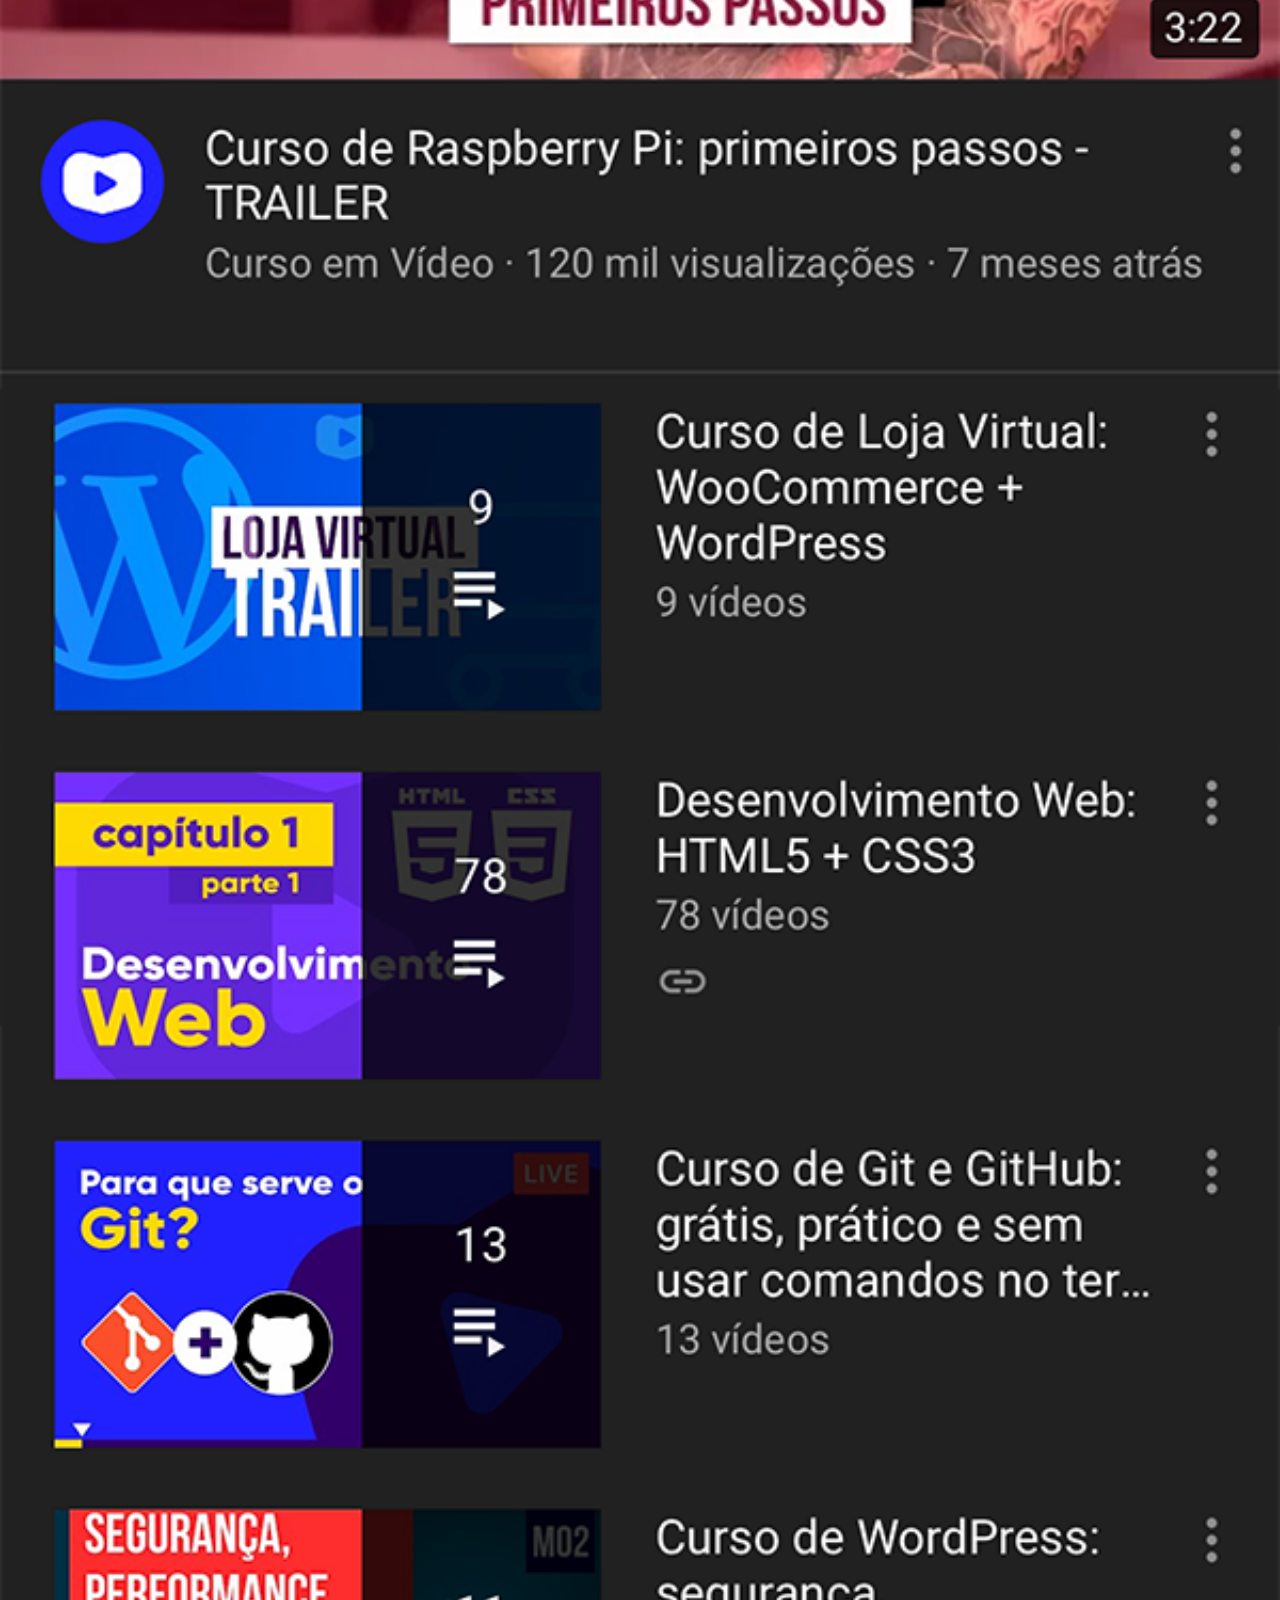
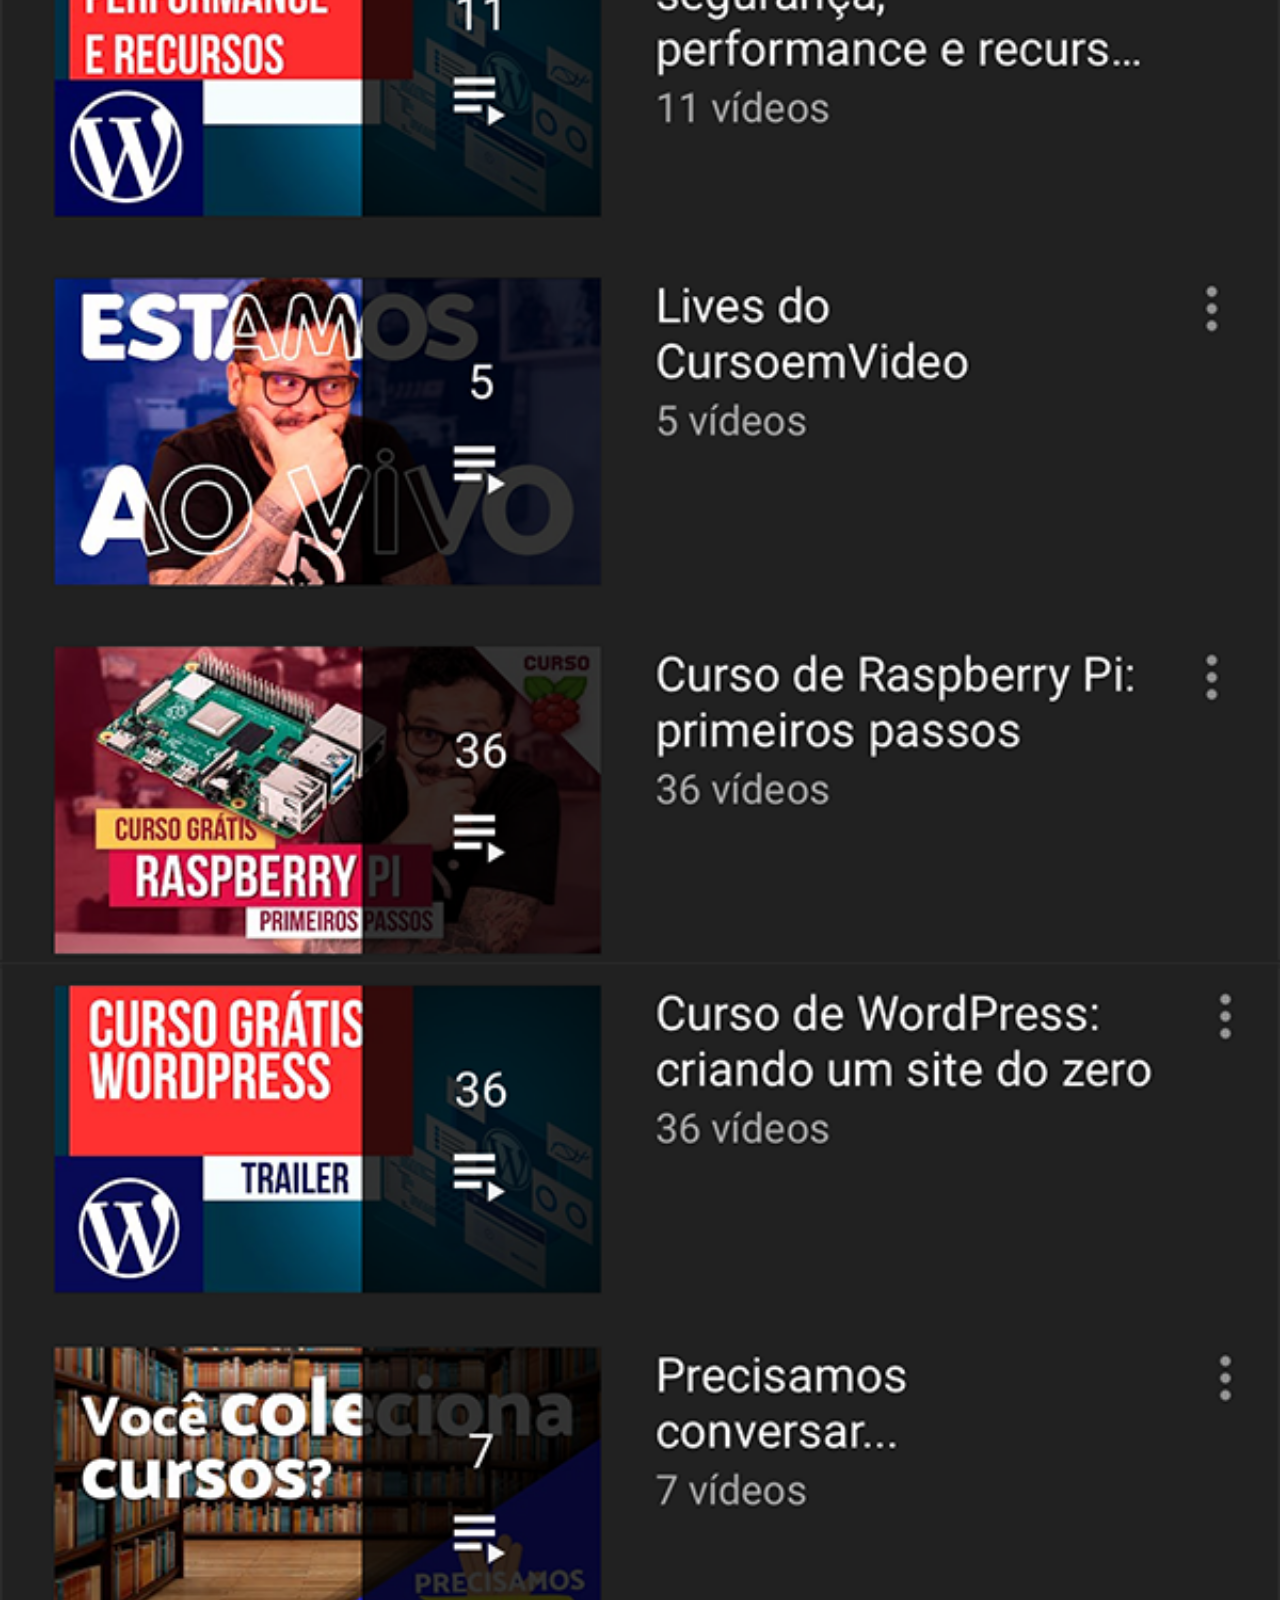
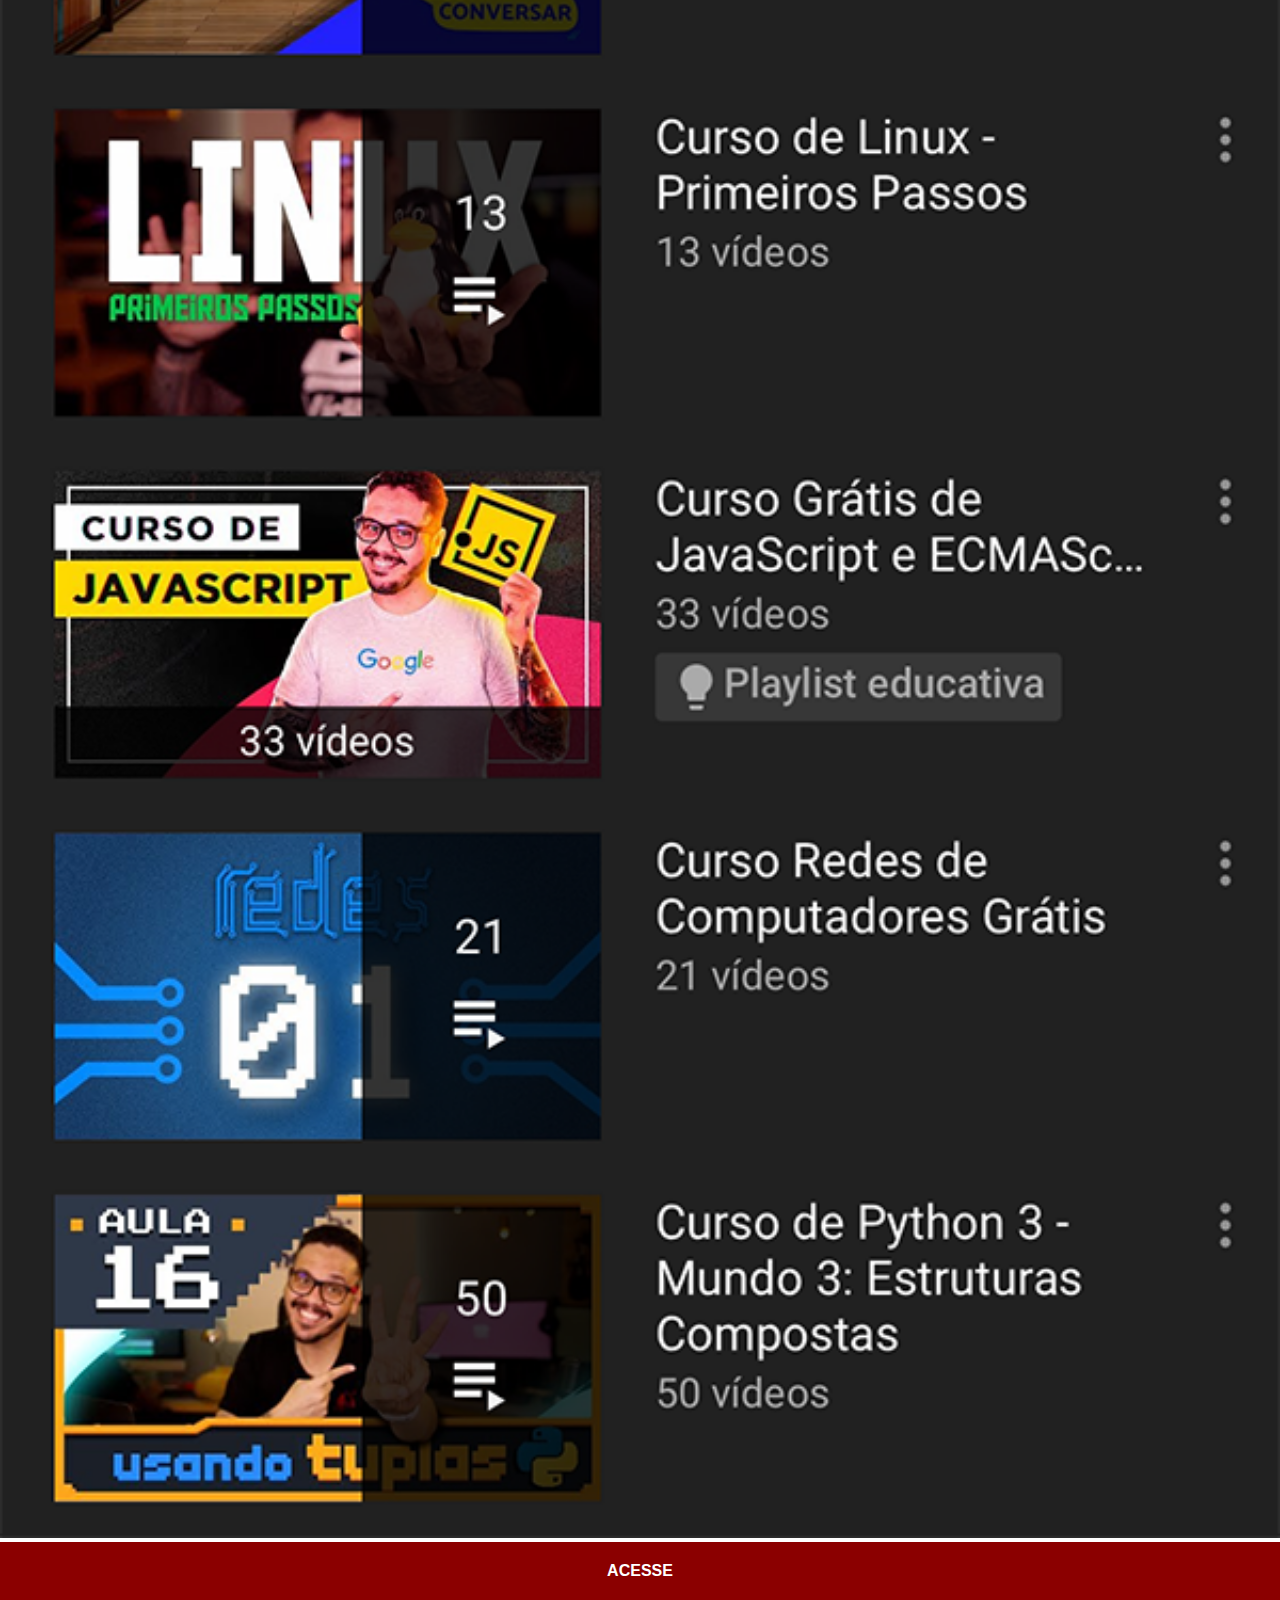
<file: youtube.html>
<!DOCTYPE html>
<html lang="pt-br">
<head>
    <meta charset="UTF-8">
    <meta name="viewport" content="width=device-width, initial-scale=1.0">
    <title>Youtube</title>
    <link rel="stylesheet" href="estilos/social.css">
</head>
<body>
    <img src="imagens/tela-youtube.png" alt="youtube">
    <a href="https://www.youtube.com/user/cursosemvideo" target="_blank">ACESSE</a>
</body>
</html>
</file>
<file: estilos/style.css>
@charset "UTF-8";

* {
    margin: 0px;
    padding: 0px;
    font-family: Arial, Helvetica, sans-serif;
}

html, body {
    height: 60vh;
    width: 90vw;
}

body {
    background: url('../imagens/fundo-madeira.jpg')
    no-repeat top center;
    background-size: cover;
    background-attachment: fixed;
}

main {
    position: relative;
    height: 100vh;
}

section#telefone {
    position: absolute;
    top: 50%;
    left: 50%;
    transform: translate(-50%, -50%);

    height: 627px;
    width: 311px;
    background: url('../imagens/frame-iphone.png')
    no-repeat;
}

iframe#tela {
    position: relative;
    top: 80px;
    left: 22px;
    width: 267px;
    height: 471px;
}

section#redes-sociais {
    text-align: right;
}

section#redes-sociais img {
    width: 50px;
    margin: 10px;
    border-radius: 50%;
    box-shadow: 2px 2px 5px rgba(0, 0, 0, 0,400);
    box-sizing: border-box;
}

section#redes-sociais img:hover {
    border: 2px solid rgba(255, 255, 255, 0.582);
    transform: translate(-3px, -3px);
    box-shadow: 5px 5px 10px rgba(0, 0, 0, 0.623);
    transition: transform .3s, border .5s;
}
</file>
<file: estilos/social.css>
@charset "UTF-8";

* {
    margin: 0px;
    padding: 0px;
    font-family: Arial, Helvetica, sans-serif;
}

::-webkit-scrollbar {
    width: 0px;
    height: 0px;
}

img {
    width: 100vw;
}

a {
    display: block;
    background-color: darkred;
    color: white;
    padding: 20px;
    text-align: center;
    font-weight: bolder;
    text-decoration: none;
}

a:hover {
    background-color: red;
}
</file>
